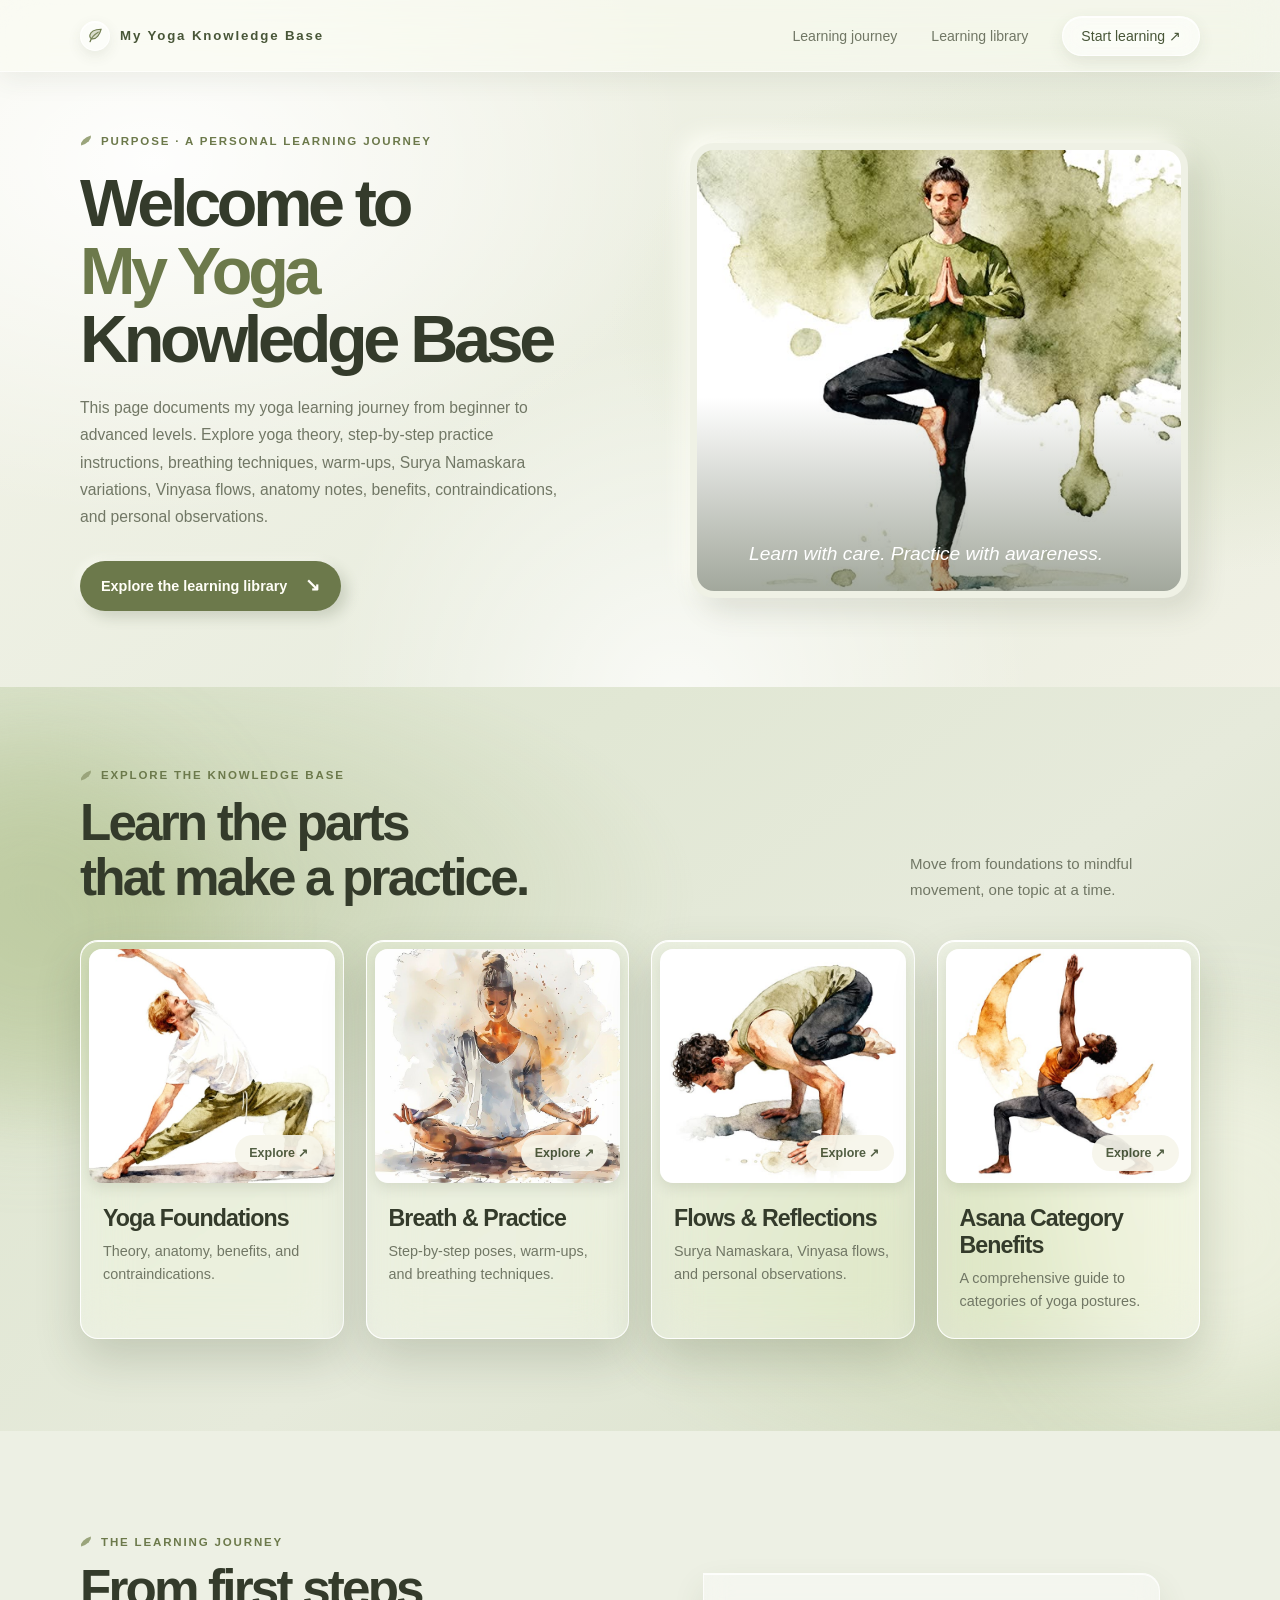
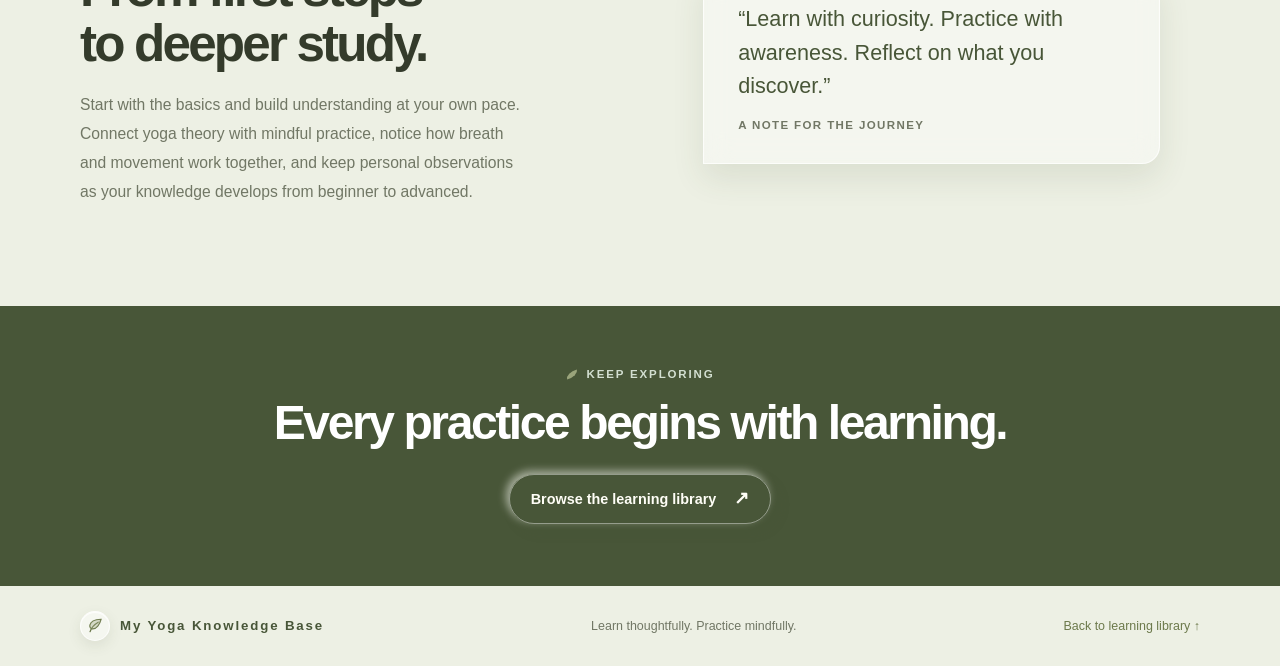
<file: index.html>
<!DOCTYPE html>
<html lang="en">
<head>
  <meta charset="UTF-8">
  <meta name="viewport" content="width=device-width, initial-scale=1">
  <meta name="theme-color" content="#f6f5eb">
  <meta name="description" content="Explore My Yoga Knowledge Base: a personal yoga learning journey from beginner to advanced, with theory, practice, breathwork, flows, anatomy, and reflections.">
  <title>Welcome to My Yoga Knowledge Base</title>
  <link rel="stylesheet" href="styles.css">
  <script>
    document.documentElement.classList.add("js");
  </script>
</head>
<body>
  <header class="site-header wrap">
    <a class="brand" href="#" aria-label="My Yoga Knowledge Base home">
      <span class="brand-mark" aria-hidden="true">
        <svg viewBox="0 0 24 24"><path d="M19.8 3.2C11.3 3.5 5.2 6.2 4.1 11.6c-.6 2.8 1.3 5.1 4 5.1 5.2 0 9.9-6.1 11.7-13.5ZM4.3 20.8c1.9-6.2 5.6-10.1 11.5-13.5" fill="none" stroke="currentColor" stroke-linecap="round" stroke-width="1.7"/><path d="M19.8 3.2C11.3 3.5 5.2 6.2 4.1 11.6c-.6 2.8 1.3 5.1 4 5.1 5.2 0 9.9-6.1 11.7-13.5Z" fill="#9aa47b" fill-opacity=".35" stroke="none"/></svg>
      </span>
      <span>My Yoga Knowledge Base</span>
    </a>
    <nav class="site-nav" aria-label="Main navigation">
      <a href="#about">Learning journey</a>
      <a href="#practice">Learning library</a>
      <a class="nav-cta" href="#begin">Start learning <span aria-hidden="true">↗</span></a>
    </nav>
  </header>

  <main>
    <section class="hero wrap" aria-labelledby="hero-title">
      <div>
        <span class="eyebrow">Purpose · A personal learning journey</span>
        <h1 id="hero-title">Welcome to<br><em>My Yoga</em><br>Knowledge Base</h1>
        <p class="hero-copy">This page documents my yoga learning journey from beginner to advanced levels. Explore yoga theory, step-by-step practice instructions, breathing techniques, warm-ups, Surya Namaskara variations, Vinyasa flows, anatomy notes, benefits, contraindications, and personal observations.</p>
        <a class="button" href="#practice">Explore the learning library <span aria-hidden="true">↘</span></a>
      </div>
      <div class="hero-visual" aria-label="A quiet moment for mindful movement">
        <div class="hero-photo">
          <img src="images/hero-yoga-illustration.jpg" alt="Illustration of a seated yoga pose surrounded by olive leaves">
          <span class="photo-wash" aria-hidden="true"></span>
          <span class="photo-note">Learn with care. Practice with awareness.</span>
        </div>
      </div>
    </section>

    <section class="practices" id="practice" aria-labelledby="practice-title">
      <div class="wrap">
        <div class="section-heading">
          <div>
            <span class="eyebrow">Explore the knowledge base</span>
            <h2 id="practice-title">Learn the parts<br>that make a practice.</h2>
          </div>
          <p>Move from foundations to mindful movement, one topic at a time.</p>
        </div>
        <div class="practice-grid">
          <article class="practice-card" data-detail="Begin with yoga's guiding ideas and the body's foundations. Explore key concepts, basic anatomy, potential benefits, and contraindications. Use these notes as learning prompts, not as a substitute for personalized medical advice.">
            <div class="practice-image">
              <a class="practice-select" href="foundations.html" aria-label="Explore Yoga Foundations">
                <img src="images/vinyasa-flow.jpg" alt="" loading="lazy">
              </a>
            </div>
            <div class="practice-text">
              <h3>Yoga Foundations</h3>
              <p>Theory, anatomy, benefits, and contraindications.</p>
            </div>
          </article>
          <article class="practice-card" data-detail="Build a thoughtful personal practice with clear, step-by-step pose instructions. Learn warm-ups, breathing techniques, alignment cues, and ways to adapt or pause when something does not feel right.">
            <div class="practice-image">
              <a class="practice-select" href="breath-practice.html" aria-label="Explore Breath and Practice">
                <img src="images/hatha-yoga.jpg" alt="" loading="lazy">
              </a>
            </div>
            <div class="practice-text">
              <h3>Breath &amp; Practice</h3>
              <p>Step-by-step poses, warm-ups, and breathing techniques.</p>
            </div>
          </article>
          <article class="practice-card" data-detail="Explore Surya Namaskara variations and Vinyasa flows as linked sequences of movement and breath. Record what you notice in your practice, questions to revisit, and personal observations as your understanding grows.">
            <div class="practice-image">
              <a class="practice-select" href="flows-reflections.html" aria-label="Explore Flows and Reflections">
                <img src="images/yin-stillness.jpg" alt="" loading="lazy">
              </a>
            </div>
            <div class="practice-text">
              <h3>Flows &amp; Reflections</h3>
              <p>Surya Namaskara, Vinyasa flows, and personal observations.</p>
            </div>
          </article>
          <article class="practice-card" data-detail="Browse potential benefits of 11 common asana categories, from standing poses and balances to twists and seated postures.">
            <div class="practice-image">
              <a class="practice-select" href="asana-benefits.html" aria-label="Explore Asana Category Benefits">
                <img src="images/asana-categories.jpg" alt="" loading="lazy">
              </a>
            </div>
            <div class="practice-text">
              <h3>Asana Category Benefits</h3>
              <p>A comprehensive guide to categories of yoga postures.</p>
            </div>
          </article>
        </div>

      </div>
    </section>

    <section class="about wrap" id="about" aria-labelledby="about-title">
      <div>
        <span class="eyebrow">The learning journey</span>
        <h2 id="about-title">From first steps<br>to deeper study.</h2>
        <p class="about-copy">Start with the basics and build understanding at your own pace. Connect yoga theory with mindful practice, notice how breath and movement work together, and keep personal observations as your knowledge develops from beginner to advanced.</p>
      </div>
      <blockquote class="about-note">
        “Learn with curiosity. Practice with awareness. Reflect on what you discover.”
        <span>A note for the journey</span>
      </blockquote>
    </section>

    <section class="closing" id="begin" aria-labelledby="closing-title">
      <span class="eyebrow">Keep exploring</span>
      <h2 id="closing-title">Every practice begins with learning.</h2>
      <a class="button" href="#practice">Browse the learning library <span aria-hidden="true">↗</span></a>
    </section>
  </main>

  <footer class="site-footer wrap">
    <a class="brand" href="#" aria-label="My Yoga Knowledge Base home">
      <span class="brand-mark" aria-hidden="true">
        <svg viewBox="0 0 24 24"><path d="M19.8 3.2C11.3 3.5 5.2 6.2 4.1 11.6c-.6 2.8 1.3 5.1 4 5.1 5.2 0 9.9-6.1 11.7-13.5ZM4.3 20.8c1.9-6.2 5.6-10.1 11.5-13.5" fill="none" stroke="currentColor" stroke-linecap="round" stroke-width="1.7"/><path d="M19.8 3.2C11.3 3.5 5.2 6.2 4.1 11.6c-.6 2.8 1.3 5.1 4 5.1 5.2 0 9.9-6.1 11.7-13.5Z" fill="#9aa47b" fill-opacity=".35" stroke="none"/></svg>
      </span>
      <span>My Yoga Knowledge Base</span>
    </a>
    <p>Learn thoughtfully. Practice mindfully.</p>
    <a class="footer-link" href="#practice">Back to learning library ↑</a>
  </footer>
  <script>
    const practicesSection = document.querySelector(".practices");
    if ("IntersectionObserver" in window) {
      const practicesObserver = new IntersectionObserver(([entry]) => {
        if (entry.isIntersecting) {
          practicesSection.classList.add("is-visible");
          practicesObserver.disconnect();
        }
      }, { threshold: 0.12 });
      practicesObserver.observe(practicesSection);
    } else {
      practicesSection.classList.add("is-visible");
    }
  </script>
</body>
</html>
</file>
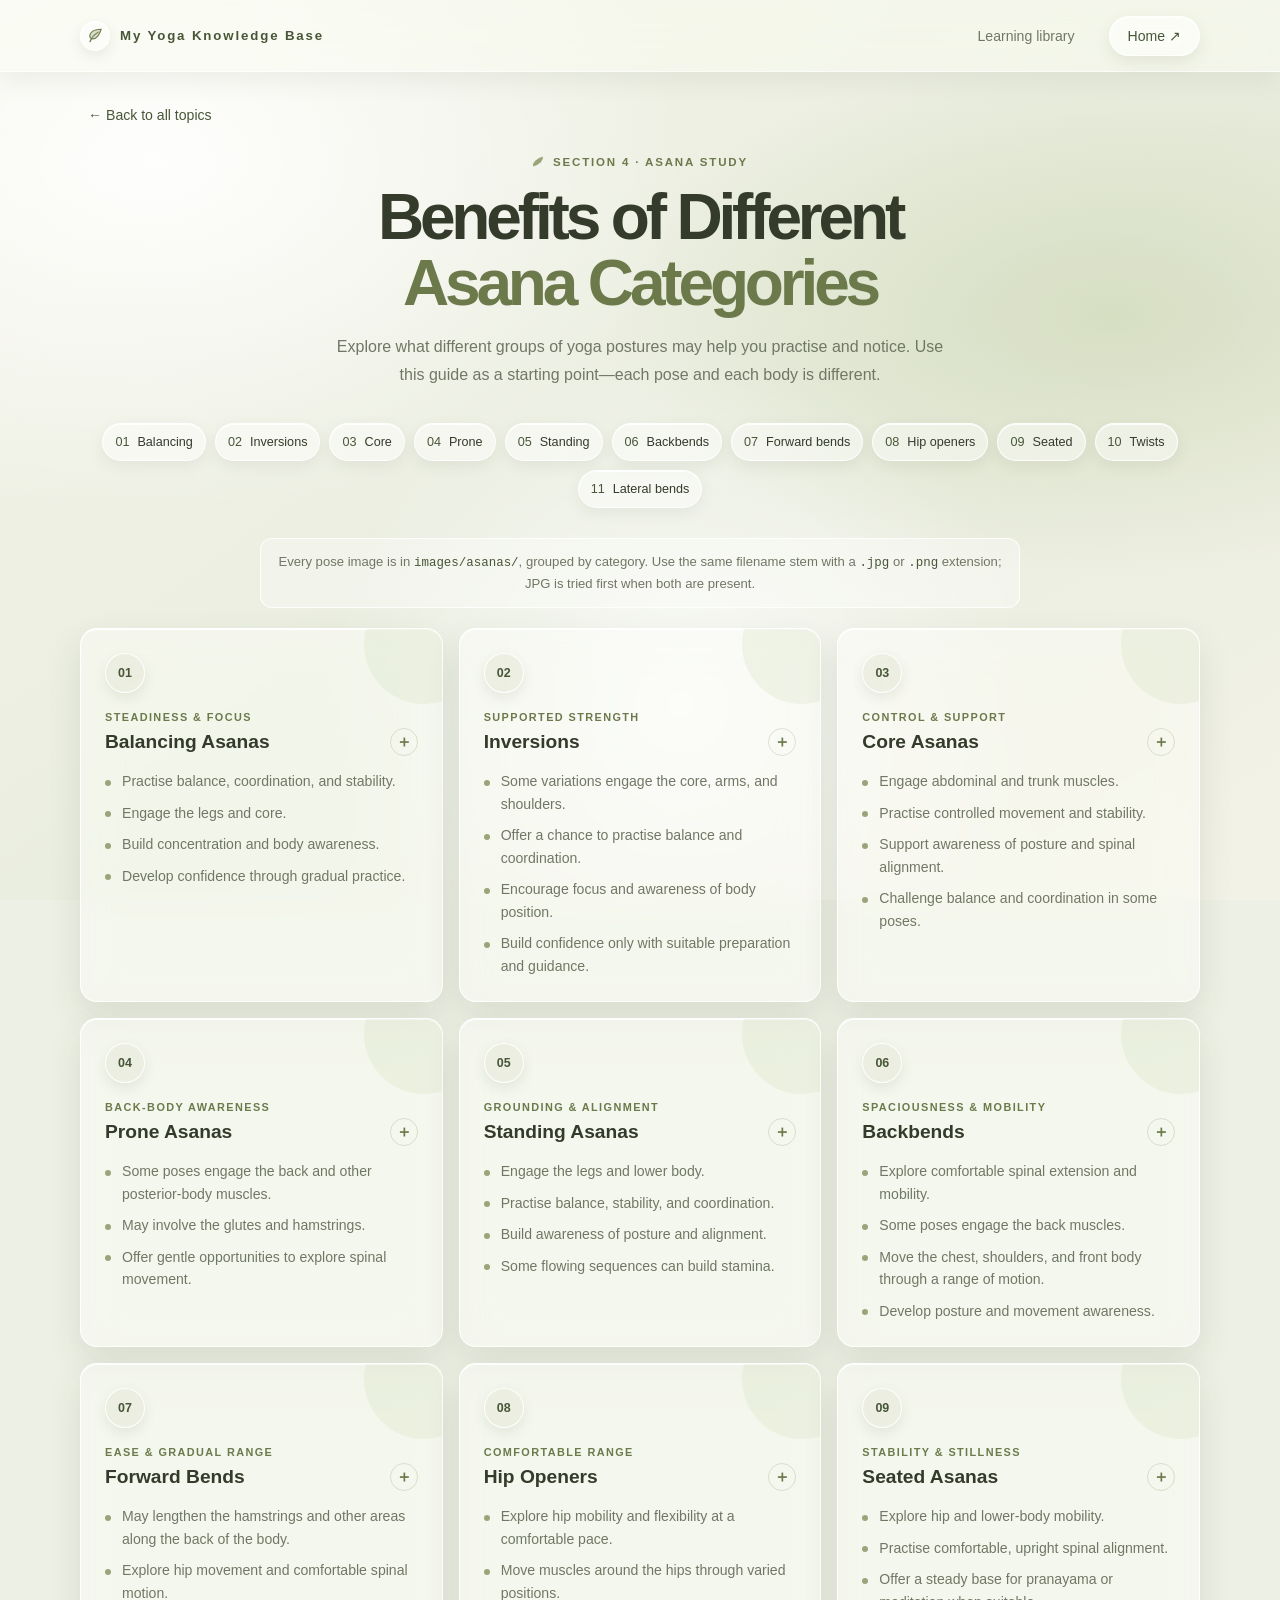
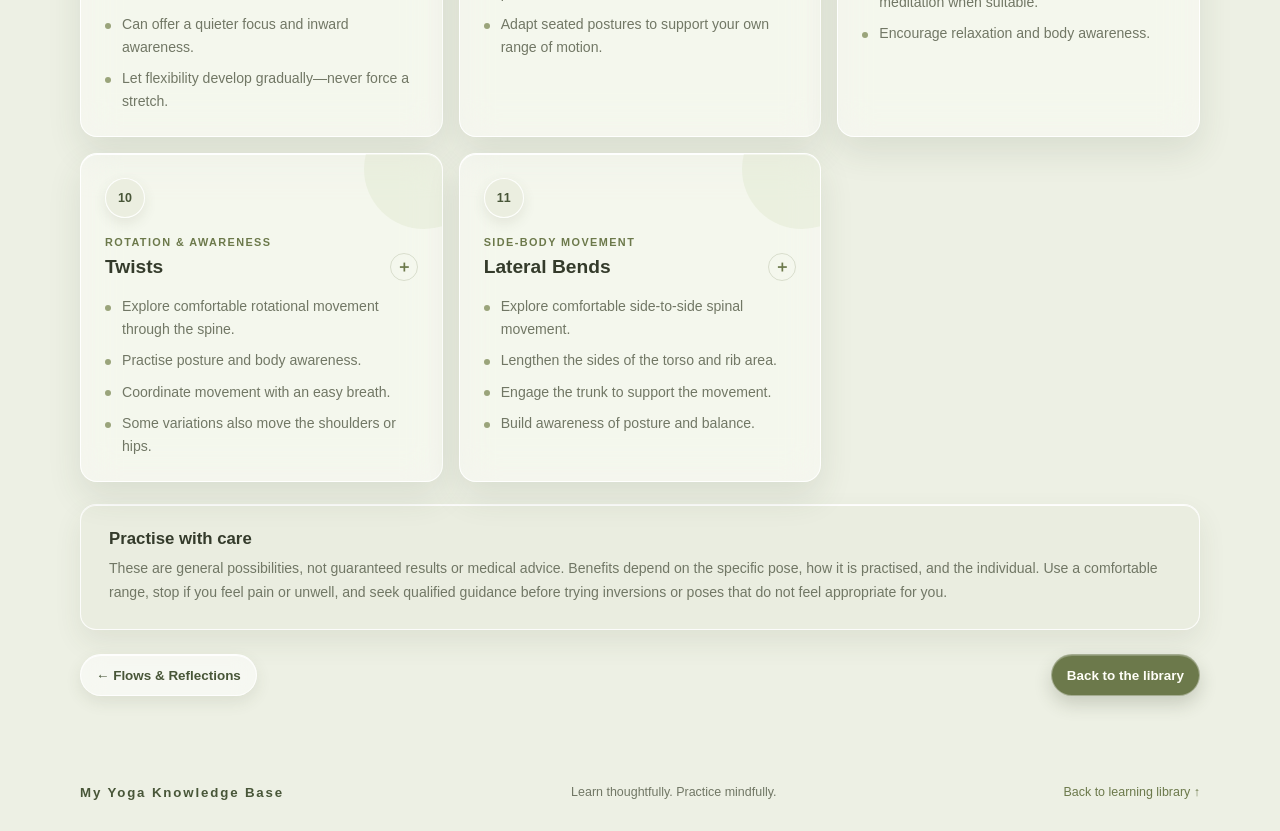
<file: asana-benefits.html>
<!DOCTYPE html>
<html lang="en">
<head>
  <meta charset="UTF-8">
  <meta name="viewport" content="width=device-width, initial-scale=1">
  <meta name="theme-color" content="#f6f5eb">
  <meta name="description" content="Explore potential benefits of 11 yoga asana categories, from balancing and standing poses to twists and seated postures.">
  <title>Asana Category Benefits · My Yoga Knowledge Base</title>
  <link rel="stylesheet" href="styles.css">
</head>
<body>
  <header class="site-header wrap">
    <a class="brand" href="index.html" aria-label="My Yoga Knowledge Base home">
      <span class="brand-mark" aria-hidden="true">
        <svg viewBox="0 0 24 24"><path d="M19.8 3.2C11.3 3.5 5.2 6.2 4.1 11.6c-.6 2.8 1.3 5.1 4 5.1 5.2 0 9.9-6.1 11.7-13.5ZM4.3 20.8c1.9-6.2 5.6-10.1 11.5-13.5" fill="none" stroke="currentColor" stroke-linecap="round" stroke-width="1.7"/><path d="M19.8 3.2C11.3 3.5 5.2 6.2 4.1 11.6c-.6 2.8 1.3 5.1 4 5.1 5.2 0 9.9-6.1 11.7-13.5Z" fill="#9aa47b" fill-opacity=".35" stroke="none"/></svg>
      </span>
      <span>My Yoga Knowledge Base</span>
    </a>
    <nav class="site-nav" aria-label="Main navigation">
      <a href="index.html#practice">Learning library</a>
      <a class="nav-cta" href="index.html">Home <span aria-hidden="true">↗</span></a>
    </nav>
  </header>

  <main class="topic-page asana-page wrap">
    <a class="topic-back-link" href="index.html#practice">← Back to all topics</a>

    <header class="asana-intro">
      <span class="eyebrow">Section 4 · Asana study</span>
      <h1>Benefits of Different<br><em>Asana Categories</em></h1>
      <p>Explore what different groups of yoga postures may help you practise and notice. Use this guide as a starting point—each pose and each body is different.</p>
    </header>

    <nav class="asana-index" aria-label="Jump to an asana category">
    </nav>

    <p class="asana-photo-help">Every pose image is in <code>images/asanas/</code>, grouped by category. Use the same filename stem with a <code>.jpg</code> or <code>.png</code> extension; JPG is tried first when both are present.</p>
    <p class="asana-data-status" id="asana-data-status" role="alert" hidden></p>

    <section class="asana-grid" id="asana-grid" aria-label="Potential benefits by asana category"></section>
    <noscript><p class="asana-data-status">Enable JavaScript to load the Asana guide from its JSON data file.</p></noscript>

    <aside class="asana-care" aria-labelledby="asana-care-heading">
      <h2 id="asana-care-heading">Practise with care</h2>
      <p>These are general possibilities, not guaranteed results or medical advice. Benefits depend on the specific pose, how it is practised, and the individual. Use a comfortable range, stop if you feel pain or unwell, and seek qualified guidance before trying inversions or poses that do not feel appropriate for you.</p>
    </aside>

    <nav class="topic-navigation" aria-label="Page navigation">
      <a class="reader-nav-button" href="flows-reflections.html">← Flows &amp; Reflections</a>
      <a class="reader-nav-button next" href="index.html#practice">Back to the library</a>
    </nav>
  </main>

  <footer class="site-footer wrap">
    <a class="brand" href="index.html" aria-label="My Yoga Knowledge Base home"><span>My Yoga Knowledge Base</span></a>
    <p>Learn thoughtfully. Practice mindfully.</p>
    <a class="footer-link" href="index.html#practice">Back to learning library ↑</a>
  </footer>
  <script>
    function createPoseCard(pose, categoryId) {
      const figure = document.createElement("figure");
      figure.className = "pose-card";
      const photo = document.createElement("img");
      photo.className = "pose-photo";
      photo.alt = `Yoga pose: ${pose.name}`;
      photo.hidden = true;
      const status = document.createElement("p");
      status.className = "pose-image-status";
      status.setAttribute("role", "status");
      status.hidden = true;

      const illustration = document.createElementNS("http://www.w3.org/2000/svg", "svg");
      illustration.classList.add("pose-art");
      illustration.setAttribute("viewBox", "0 0 160 126");
      illustration.setAttribute("role", "img");
      illustration.setAttribute("aria-label", `Illustration of ${pose.name}`);
      const background = document.createElementNS(illustration.namespaceURI, "rect");
      background.setAttribute("width", "160");
      background.setAttribute("height", "126");
      background.setAttribute("rx", "14");
      background.setAttribute("fill", "#edf0e4");
      const sun = document.createElementNS(illustration.namespaceURI, "circle");
      sun.setAttribute("cx", "130");
      sun.setAttribute("cy", "27");
      sun.setAttribute("r", "20");
      sun.setAttribute("fill", "#dfe5d1");
      const ground = document.createElementNS(illustration.namespaceURI, "path");
      ground.setAttribute("d", "M15 108H145");
      ground.setAttribute("stroke", "#b6c09f");
      ground.setAttribute("stroke-width", "2");
      ground.setAttribute("stroke-linecap", "round");
      const poseFigure = document.createElementNS(illustration.namespaceURI, "path");
      poseFigure.setAttribute("d", pose.figure);
      poseFigure.setAttribute("fill", "none");
      poseFigure.setAttribute("stroke", "#596947");
      poseFigure.setAttribute("stroke-width", "7");
      poseFigure.setAttribute("stroke-linecap", "round");
      poseFigure.setAttribute("stroke-linejoin", "round");
      const head = document.createElementNS(illustration.namespaceURI, "circle");
      head.setAttribute("cx", String(pose.head[0]));
      head.setAttribute("cy", String(pose.head[1]));
      head.setAttribute("r", "8");
      head.setAttribute("fill", "#c99675");
      head.setAttribute("stroke", "#596947");
      head.setAttribute("stroke-width", "2");
      illustration.append(background, sun, ground, poseFigure, head);

      const caption = document.createElement("figcaption");
      const poseName = document.createElement("strong");
      poseName.textContent = pose.name;
      const sanskritName = document.createElement("span");
      sanskritName.textContent = pose.sanskrit;
      caption.append(poseName, sanskritName);
      figure.append(photo, status, illustration, caption);

      const filename = pose.name.toLowerCase().replace(/[^a-z0-9]+/g, "-").replace(/^-|-$/g, "");
      const photoBase = `images/asanas/${categoryId}/${filename}`;
      let format = "jpg";

      photo.addEventListener("load", () => {
        photo.hidden = false;
        illustration.hidden = true;
        figure.classList.add("has-photo");
      }, { once: true });
      photo.addEventListener("error", () => {
        if (format === "jpg") {
          format = "png";
          photo.src = `${photoBase}.png`;
          return;
        }

        status.textContent = `Could not load ${photoBase}.jpg or ${photoBase}.png; showing the illustration instead.`;
        status.hidden = false;
      });
      photo.src = `${photoBase}.${format}`;

      return figure;
    }

    function createCategoryCard(category) {
      const card = document.createElement("article");
      card.className = "asana-card";
      card.id = category.id;

      const number = document.createElement("span");
      number.className = "asana-number";
      number.textContent = String(category.number).padStart(2, "0");
      const kicker = document.createElement("p");
      kicker.className = "asana-kicker";
      kicker.textContent = category.kicker;
      const heading = document.createElement("h2");
      const button = document.createElement("button");
      button.className = "asana-title";
      button.type = "button";
      button.setAttribute("aria-expanded", "false");
      button.setAttribute("aria-controls", `poses-${category.id}`);
      button.append(document.createTextNode(category.title));
      const icon = document.createElement("span");
      icon.setAttribute("aria-hidden", "true");
      icon.textContent = "＋";
      button.append(icon);
      heading.append(button);

      const benefits = document.createElement("ul");
      category.benefits.forEach((benefit) => {
        const item = document.createElement("li");
        item.textContent = benefit;
        benefits.append(item);
      });

      const gallery = document.createElement("div");
      gallery.className = "asana-gallery";
      gallery.id = `poses-${category.id}`;
      gallery.hidden = true;
      gallery.setAttribute("aria-label", `${category.title} pose examples`);
      category.poses.forEach((pose) => gallery.append(createPoseCard(pose, category.id)));
      card.append(number, kicker, heading, benefits, gallery);

      button.addEventListener("click", () => {
        const willOpen = button.getAttribute("aria-expanded") !== "true";
        button.setAttribute("aria-expanded", String(willOpen));
        gallery.hidden = !willOpen;
        card.classList.toggle("is-expanded", willOpen);
      });

      return card;
    }

    function renderAsanaData(data) {
      const isValidCategory = (category) =>
        category &&
        typeof category.id === "string" &&
        /^[a-z0-9]+(?:-[a-z0-9]+)*$/.test(category.id) &&
        Number.isInteger(category.number) &&
        typeof category.navLabel === "string" &&
        typeof category.title === "string" &&
        typeof category.kicker === "string" &&
        Array.isArray(category.benefits) &&
        category.benefits.every((benefit) => typeof benefit === "string") &&
        Array.isArray(category.poses) &&
        category.poses.every((pose) =>
          pose &&
          typeof pose.name === "string" &&
          typeof pose.sanskrit === "string" &&
          Array.isArray(pose.head) &&
          pose.head.length === 2 &&
          pose.head.every(Number.isFinite) &&
          typeof pose.figure === "string"
        );

      if (
        !data ||
        data.schemaVersion !== 1 ||
        !Array.isArray(data.categories) ||
        data.categories.length === 0 ||
        !data.categories.every(isValidCategory) ||
        new Set(data.categories.map((category) => category.id)).size !== data.categories.length
      ) {
        throw new Error("The Asana data file has an invalid structure.");
      }

      const index = document.querySelector(".asana-index");
      const grid = document.getElementById("asana-grid");
      data.categories.forEach((category) => {
        const link = document.createElement("a");
        link.href = `#${category.id}`;
        link.append(document.createTextNode(`${String(category.number).padStart(2, "0")} `));
        const label = document.createElement("span");
        label.textContent = category.navLabel;
        link.append(label);
        index.append(link);
        grid.append(createCategoryCard(category));
      });
    }

    fetch("data/asana-benefits.json")
      .then((response) => {
        if (!response.ok) {
          throw new Error(`Request failed with status ${response.status}`);
        }
        return response.json();
      })
      .then(renderAsanaData)
      .catch((error) => {
        console.error("Unable to load Asana content from data/asana-benefits.json.", error);
        const status = document.getElementById("asana-data-status");
        status.textContent = "Asana content could not be loaded. Use a local web server to open this page, and check that data/asana-benefits.json is available.";
        status.hidden = false;
      });
  </script>
</body>
</html>
</file>
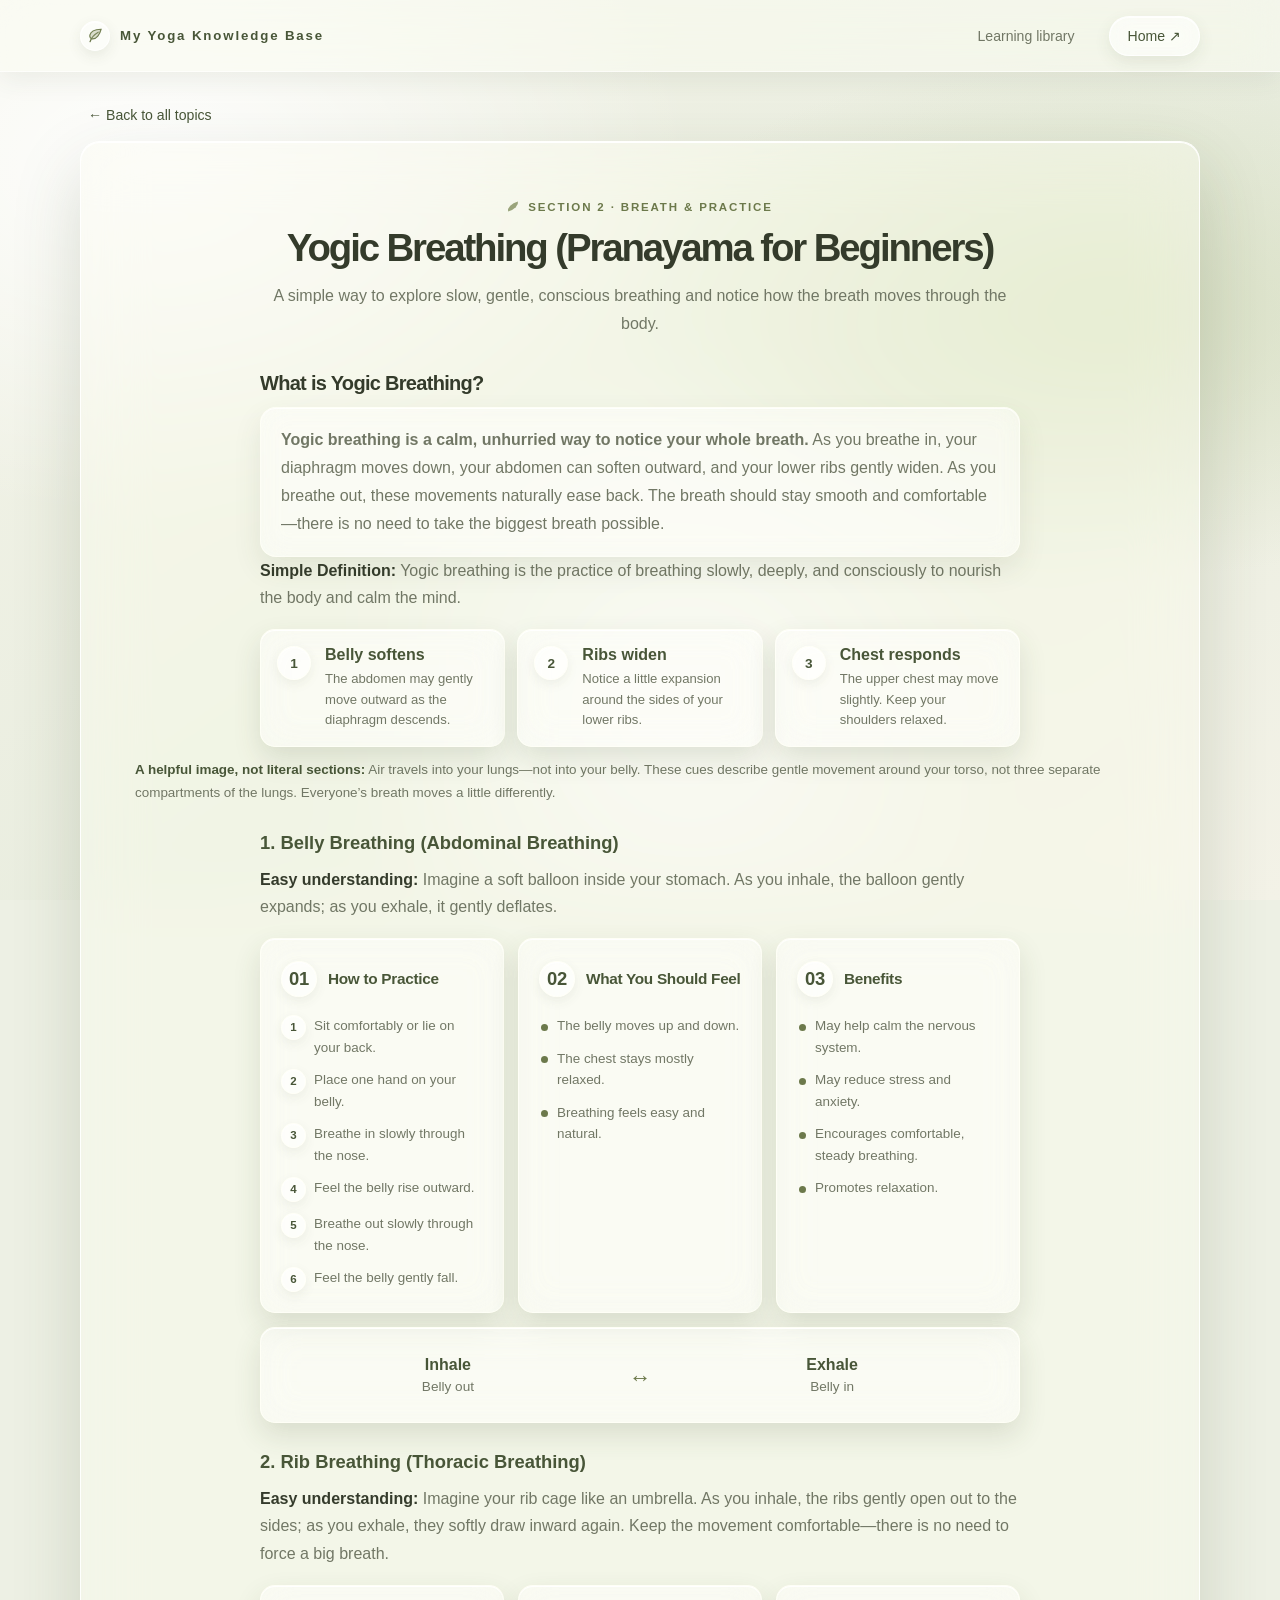
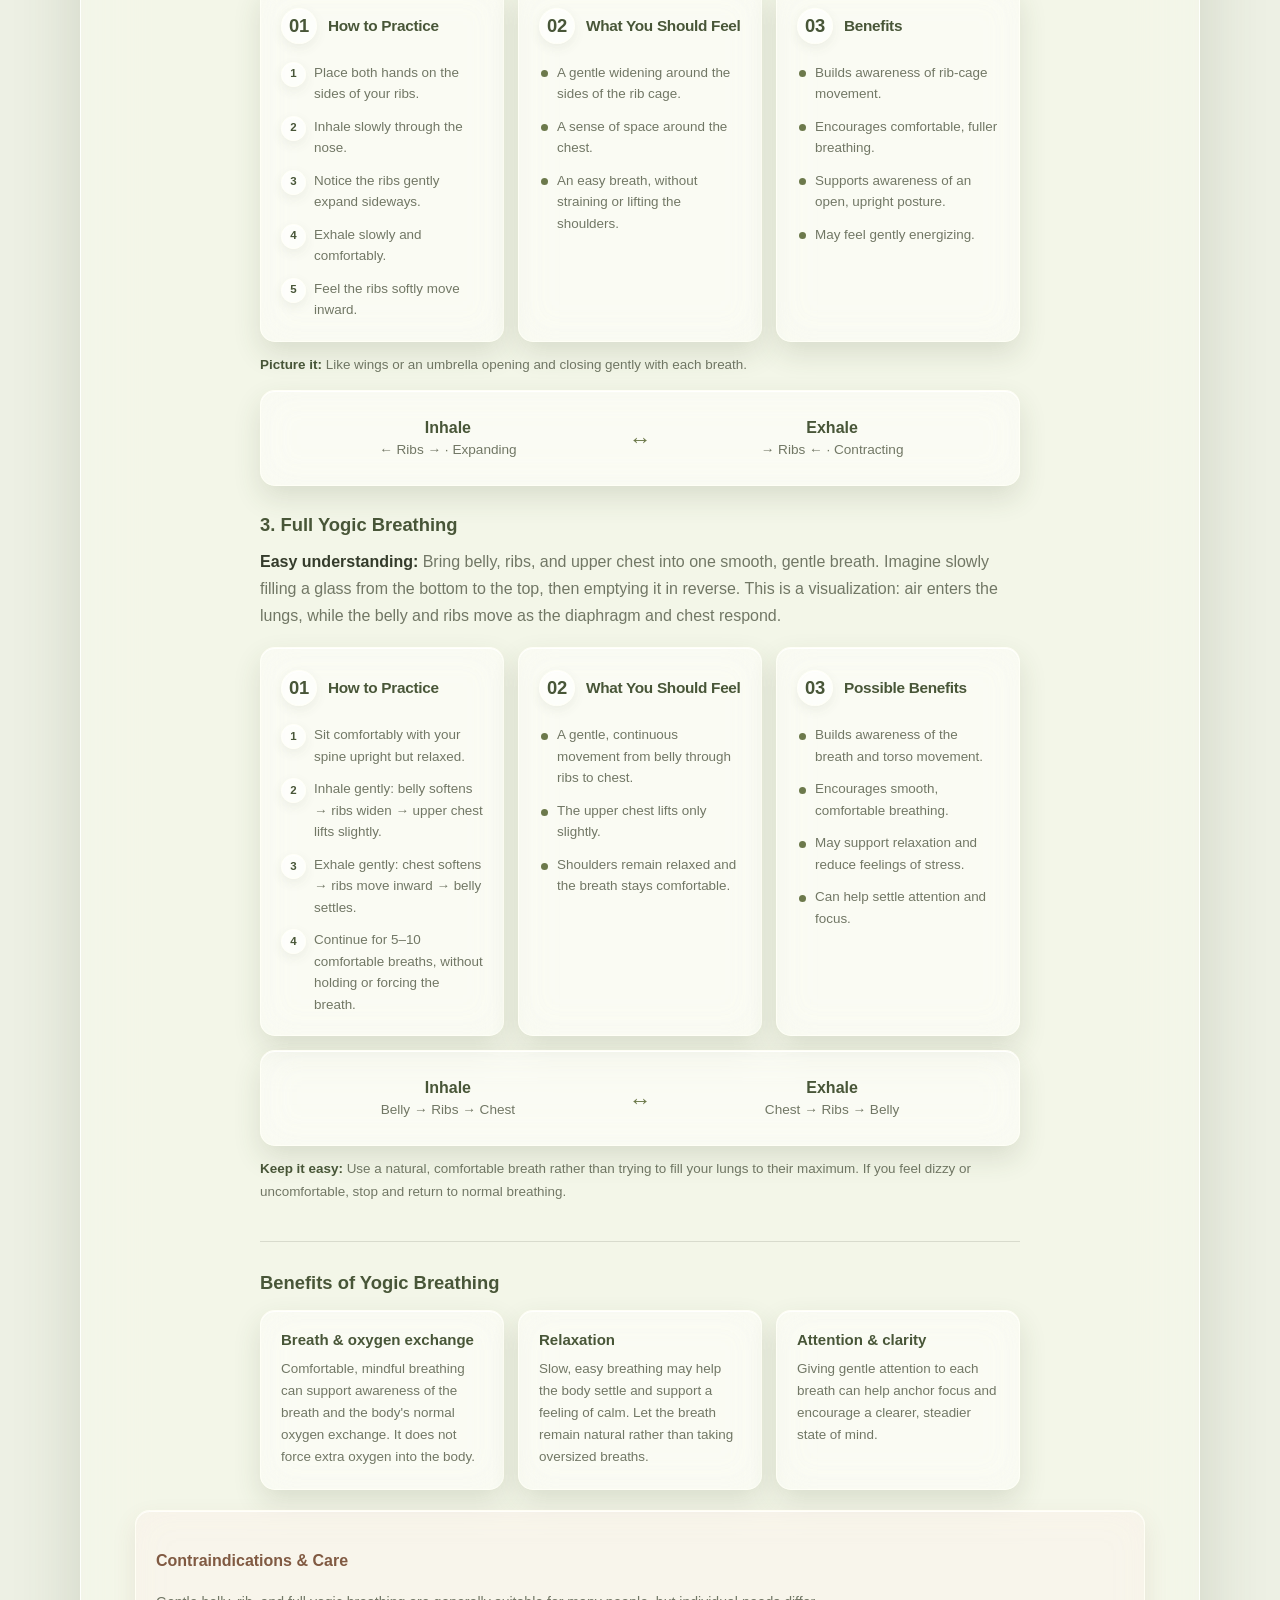
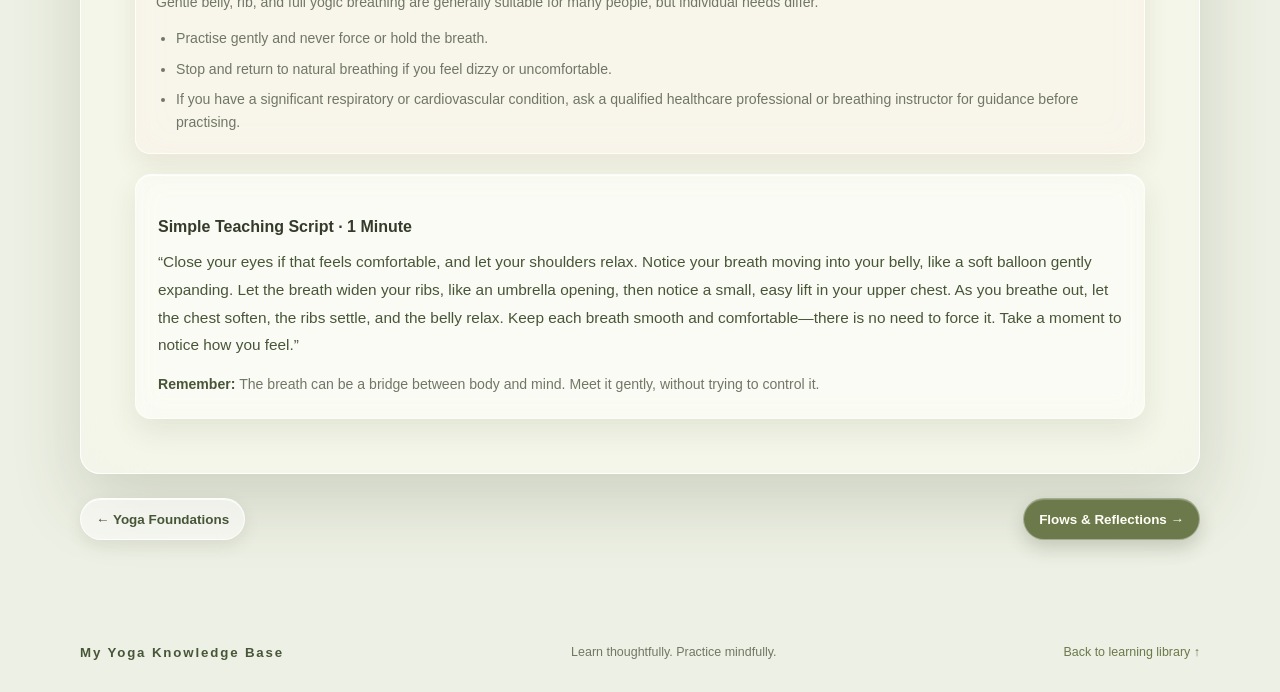
<file: breath-practice.html>
<!DOCTYPE html>
<html lang="en">
<head>
  <meta charset="UTF-8">
  <meta name="viewport" content="width=device-width, initial-scale=1">
  <meta name="theme-color" content="#f6f5eb">
  <meta name="description" content="Build a thoughtful personal practice with clear, step-by-step breathing instructions, alignment cues, and ways to adapt or pause when something does not feel right.">
  <title>Breath & Practice · My Yoga Knowledge Base</title>
  <link rel="stylesheet" href="styles.css">
  <script>document.documentElement.classList.add("js");</script>
</head>
<body>
  <header class="site-header wrap">
    <a class="brand" href="index.html" aria-label="My Yoga Knowledge Base home">
      <span class="brand-mark" aria-hidden="true">
        <svg viewBox="0 0 24 24"><path d="M19.8 3.2C11.3 3.5 5.2 6.2 4.1 11.6c-.6 2.8 1.3 5.1 4 5.1 5.2 0 9.9-6.1 11.7-13.5ZM4.3 20.8c1.9-6.2 5.6-10.1 11.5-13.5" fill="none" stroke="currentColor" stroke-linecap="round" stroke-width="1.7"/><path d="M19.8 3.2C11.3 3.5 5.2 6.2 4.1 11.6c-.6 2.8 1.3 5.1 4 5.1 5.2 0 9.9-6.1 11.7-13.5Z" fill="#9aa47b" fill-opacity=".35" stroke="none"/></svg>
      </span>
      <span>My Yoga Knowledge Base</span>
    </a>
    <nav class="site-nav" aria-label="Main navigation">
      <a href="index.html#practice">Learning library</a>
      <a class="nav-cta" href="index.html">Home <span aria-hidden="true">↗</span></a>
    </nav>
  </header>
  <main class="topic-page wrap">
    <a class="topic-back-link" href="index.html#practice">← Back to all topics</a>
    <section class="pranayama" aria-labelledby="pranayama-heading">
            <header class="foundation-intro">
              <span class="eyebrow">Section 2 · Breath &amp; Practice</span>
              <h2 id="pranayama-heading" tabindex="-1">Yogic Breathing (Pranayama for Beginners)</h2>
              <p>A simple way to explore slow, gentle, conscious breathing and notice how the breath moves through the body.</p>
            </header>

            <h4 class="union-heading">What is Yogic Breathing?</h4>
            <p class="breathing-explanation"><strong>Yogic breathing is a calm, unhurried way to notice your whole breath.</strong> As you breathe in, your diaphragm moves down, your abdomen can soften outward, and your lower ribs gently widen. As you breathe out, these movements naturally ease back. The breath should stay smooth and comfortable—there is no need to take the biggest breath possible.</p>
            <p class="breathing-understanding"><strong>Simple Definition:</strong> Yogic breathing is the practice of breathing slowly, deeply, and consciously to nourish the body and calm the mind.</p>

            <div class="breath-regions" aria-label="Three gentle movements to notice during an inhale">
              <div class="breath-region"><span aria-hidden="true">1</span><strong>Belly softens</strong><p>The abdomen may gently move outward as the diaphragm descends.</p></div>
              <div class="breath-region"><span aria-hidden="true">2</span><strong>Ribs widen</strong><p>Notice a little expansion around the sides of your lower ribs.</p></div>
              <div class="breath-region"><span aria-hidden="true">3</span><strong>Chest responds</strong><p>The upper chest may move slightly. Keep your shoulders relaxed.</p></div>
            </div>
            <p class="breath-map-note"><strong>A helpful image, not literal sections:</strong> Air travels into your lungs—not into your belly. These cues describe gentle movement around your torso, not three separate compartments of the lungs. Everyone’s breath moves a little differently.</p>

            <div class="breathing-practice">
              <h4>1. Belly Breathing (Abdominal Breathing)</h4>
              <p class="breathing-understanding"><strong>Easy understanding:</strong> Imagine a soft balloon inside your stomach. As you inhale, the balloon gently expands; as you exhale, it gently deflates.</p>
              <div class="breathing-grid">
                <article class="benefit-card breathing-card">
                  <h4><span class="benefit-icon" aria-hidden="true">01</span>How to Practice</h4>
                  <ol>
                    <li>Sit comfortably or lie on your back.</li>
                    <li>Place one hand on your belly.</li>
                    <li>Breathe in slowly through the nose.</li>
                    <li>Feel the belly rise outward.</li>
                    <li>Breathe out slowly through the nose.</li>
                    <li>Feel the belly gently fall.</li>
                  </ol>
                </article>
                <article class="benefit-card breathing-card">
                  <h4><span class="benefit-icon" aria-hidden="true">02</span>What You Should Feel</h4>
                  <ul>
                    <li>The belly moves up and down.</li>
                    <li>The chest stays mostly relaxed.</li>
                    <li>Breathing feels easy and natural.</li>
                  </ul>
                </article>
                <article class="benefit-card breathing-card">
                  <h4><span class="benefit-icon" aria-hidden="true">03</span>Benefits</h4>
                  <ul>
                    <li>May help calm the nervous system.</li>
                    <li>May reduce stress and anxiety.</li>
                    <li>Encourages comfortable, steady breathing.</li>
                    <li>Promotes relaxation.</li>
                  </ul>
                </article>
              </div>
              <div class="breathing-visual" aria-label="With inhalation the belly moves outward; with exhalation it moves inward">
                <div class="breath-phase inhale"><strong>Inhale</strong><span>Belly out</span></div>
                <span class="breath-arrow" aria-hidden="true">↔</span>
                <div class="breath-phase exhale"><strong>Exhale</strong><span>Belly in</span></div>
              </div>
            </div>

            <div class="breathing-practice">
              <h4>2. Rib Breathing (Thoracic Breathing)</h4>
              <p class="breathing-understanding"><strong>Easy understanding:</strong> Imagine your rib cage like an umbrella. As you inhale, the ribs gently open out to the sides; as you exhale, they softly draw inward again. Keep the movement comfortable—there is no need to force a big breath.</p>
              <div class="breathing-grid">
                <article class="benefit-card breathing-card">
                  <h4><span class="benefit-icon" aria-hidden="true">01</span>How to Practice</h4>
                  <ol>
                    <li>Place both hands on the sides of your ribs.</li>
                    <li>Inhale slowly through the nose.</li>
                    <li>Notice the ribs gently expand sideways.</li>
                    <li>Exhale slowly and comfortably.</li>
                    <li>Feel the ribs softly move inward.</li>
                  </ol>
                </article>
                <article class="benefit-card breathing-card">
                  <h4><span class="benefit-icon" aria-hidden="true">02</span>What You Should Feel</h4>
                  <ul>
                    <li>A gentle widening around the sides of the rib cage.</li>
                    <li>A sense of space around the chest.</li>
                    <li>An easy breath, without straining or lifting the shoulders.</li>
                  </ul>
                </article>
                <article class="benefit-card breathing-card">
                  <h4><span class="benefit-icon" aria-hidden="true">03</span>Benefits</h4>
                  <ul>
                    <li>Builds awareness of rib-cage movement.</li>
                    <li>Encourages comfortable, fuller breathing.</li>
                    <li>Supports awareness of an open, upright posture.</li>
                    <li>May feel gently energizing.</li>
                  </ul>
                </article>
              </div>
              <p class="breath-map-note"><strong>Picture it:</strong> Like wings or an umbrella opening and closing gently with each breath.</p>
              <div class="breathing-visual" aria-label="With inhalation, ribs expand outward; with exhalation, ribs move inward">
                <div class="breath-phase inhale"><strong>Inhale</strong><span>← Ribs → · Expanding</span></div>
                <span class="breath-arrow" aria-hidden="true">↔</span>
                <div class="breath-phase exhale"><strong>Exhale</strong><span>→ Ribs ← · Contracting</span></div>
              </div>
            </div>

            <div class="breathing-practice">
              <h4>3. Full Yogic Breathing</h4>
              <p class="breathing-understanding"><strong>Easy understanding:</strong> Bring belly, ribs, and upper chest into one smooth, gentle breath. Imagine slowly filling a glass from the bottom to the top, then emptying it in reverse. This is a visualization: air enters the lungs, while the belly and ribs move as the diaphragm and chest respond.</p>
              <div class="breathing-grid">
                <article class="benefit-card breathing-card">
                  <h4><span class="benefit-icon" aria-hidden="true">01</span>How to Practice</h4>
                  <ol>
                    <li>Sit comfortably with your spine upright but relaxed.</li>
                    <li>Inhale gently: belly softens → ribs widen → upper chest lifts slightly.</li>
                    <li>Exhale gently: chest softens → ribs move inward → belly settles.</li>
                    <li>Continue for 5–10 comfortable breaths, without holding or forcing the breath.</li>
                  </ol>
                </article>
                <article class="benefit-card breathing-card">
                  <h4><span class="benefit-icon" aria-hidden="true">02</span>What You Should Feel</h4>
                  <ul>
                    <li>A gentle, continuous movement from belly through ribs to chest.</li>
                    <li>The upper chest lifts only slightly.</li>
                    <li>Shoulders remain relaxed and the breath stays comfortable.</li>
                  </ul>
                </article>
                <article class="benefit-card breathing-card">
                  <h4><span class="benefit-icon" aria-hidden="true">03</span>Possible Benefits</h4>
                  <ul>
                    <li>Builds awareness of the breath and torso movement.</li>
                    <li>Encourages smooth, comfortable breathing.</li>
                    <li>May support relaxation and reduce feelings of stress.</li>
                    <li>Can help settle attention and focus.</li>
                  </ul>
                </article>
              </div>
              <div class="breathing-visual" aria-label="Inhale from belly to ribs to chest; exhale from chest to ribs to belly">
                <div class="breath-phase inhale"><strong>Inhale</strong><span>Belly → Ribs → Chest</span></div>
                <span class="breath-arrow" aria-hidden="true">↔</span>
                <div class="breath-phase exhale"><strong>Exhale</strong><span>Chest → Ribs → Belly</span></div>
              </div>
              <p class="breath-map-note"><strong>Keep it easy:</strong> Use a natural, comfortable breath rather than trying to fill your lungs to their maximum. If you feel dizzy or uncomfortable, stop and return to normal breathing.</p>
            </div>

            <section class="breathing-followup" aria-labelledby="breathing-benefits-heading">
              <h4 id="breathing-benefits-heading">Benefits of Yogic Breathing</h4>
              <div class="breathing-grid breathing-benefit-grid">
                <article class="benefit-card breathing-card breathing-benefit-card">
                  <h5>Breath &amp; oxygen exchange</h5>
                  <p>Comfortable, mindful breathing can support awareness of the breath and the body's normal oxygen exchange. It does not force extra oxygen into the body.</p>
                </article>
                <article class="benefit-card breathing-card breathing-benefit-card">
                  <h5>Relaxation</h5>
                  <p>Slow, easy breathing may help the body settle and support a feeling of calm. Let the breath remain natural rather than taking oversized breaths.</p>
                </article>
                <article class="benefit-card breathing-card breathing-benefit-card">
                  <h5>Attention &amp; clarity</h5>
                  <p>Giving gentle attention to each breath can help anchor focus and encourage a clearer, steadier state of mind.</p>
                </article>
              </div>
            </section>

            <aside class="breathing-precaution" aria-labelledby="breathing-precaution-heading">
              <h4 id="breathing-precaution-heading">Contraindications &amp; Care</h4>
              <p>Gentle belly, rib, and full yogic breathing are generally suitable for many people, but individual needs differ.</p>
              <ul>
                <li>Practise gently and never force or hold the breath.</li>
                <li>Stop and return to natural breathing if you feel dizzy or uncomfortable.</li>
                <li>If you have a significant respiratory or cardiovascular condition, ask a qualified healthcare professional or breathing instructor for guidance before practising.</li>
              </ul>
            </aside>

            <aside class="breathing-script" aria-labelledby="breathing-script-heading">
              <h4 id="breathing-script-heading">Simple Teaching Script · 1 Minute</h4>
              <blockquote>“Close your eyes if that feels comfortable, and let your shoulders relax. Notice your breath moving into your belly, like a soft balloon gently expanding. Let the breath widen your ribs, like an umbrella opening, then notice a small, easy lift in your upper chest. As you breathe out, let the chest soften, the ribs settle, and the belly relax. Keep each breath smooth and comfortable—there is no need to force it. Take a moment to notice how you feel.”</blockquote>
              <p class="breathing-reminder"><strong>Remember:</strong> The breath can be a bridge between body and mind. Meet it gently, without trying to control it.</p>
            </aside>
          </section>
    <nav class="topic-navigation" aria-label="Topic navigation">
      <a class="reader-nav-button" href="foundations.html">← Yoga Foundations</a>
      <a class="reader-nav-button next" href="flows-reflections.html">Flows &amp; Reflections →</a>
    </nav>
  </main>
  <footer class="site-footer wrap">
    <a class="brand" href="index.html" aria-label="My Yoga Knowledge Base home"><span>My Yoga Knowledge Base</span></a>
    <p>Learn thoughtfully. Practice mindfully.</p>
    <a class="footer-link" href="index.html#practice">Back to learning library ↑</a>
  </footer>
  <script>
    const definitionTabs = [...document.querySelectorAll(".definition-tab")];
    const definitionPanel = document.querySelector(".definition-panel");
    const definitionLevel = document.querySelector(".definition-level");
    const definitionQuote = document.querySelector(".definition-quote");
    const definitions = {
      beginner: { label: "For Beginners", quote: "Yoga is learning to move, breathe, and relax better." },
      intermediate: { label: "For Intermediate Practitioners", quote: "Yoga is developing strength, flexibility, focus, and emotional balance." },
      advanced: { label: "For Advanced Practitioners", quote: "Yoga is a journey of self-discovery, inner peace, and union with one's true nature." }
    };
    function selectDefinition(tab, moveFocus = false) {
      const definition = definitions[tab.dataset.level];
      definitionTabs.forEach((item) => {
        const selected = item === tab;
        item.setAttribute("aria-selected", String(selected));
        item.tabIndex = selected ? 0 : -1;
      });
      definitionPanel.setAttribute("aria-labelledby", tab.id);
      definitionLevel.textContent = definition.label;
      definitionQuote.textContent = definition.quote;
      definitionPanel.classList.remove("is-changing");
      void definitionPanel.offsetWidth;
      definitionPanel.classList.add("is-changing");
      if (moveFocus) tab.focus();
    }
    definitionTabs.forEach((tab, index) => {
      tab.addEventListener("click", () => selectDefinition(tab));
      tab.addEventListener("keydown", (event) => {
        let nextIndex;
        if (event.key === "ArrowRight") nextIndex = (index + 1) % definitionTabs.length;
        else if (event.key === "ArrowLeft") nextIndex = (index - 1 + definitionTabs.length) % definitionTabs.length;
        else if (event.key === "Home") nextIndex = 0;
        else if (event.key === "End") nextIndex = definitionTabs.length - 1;
        else return;
        event.preventDefault();
        selectDefinition(definitionTabs[nextIndex], true);
      });
    });
  </script>
</body>
</html>
</file>
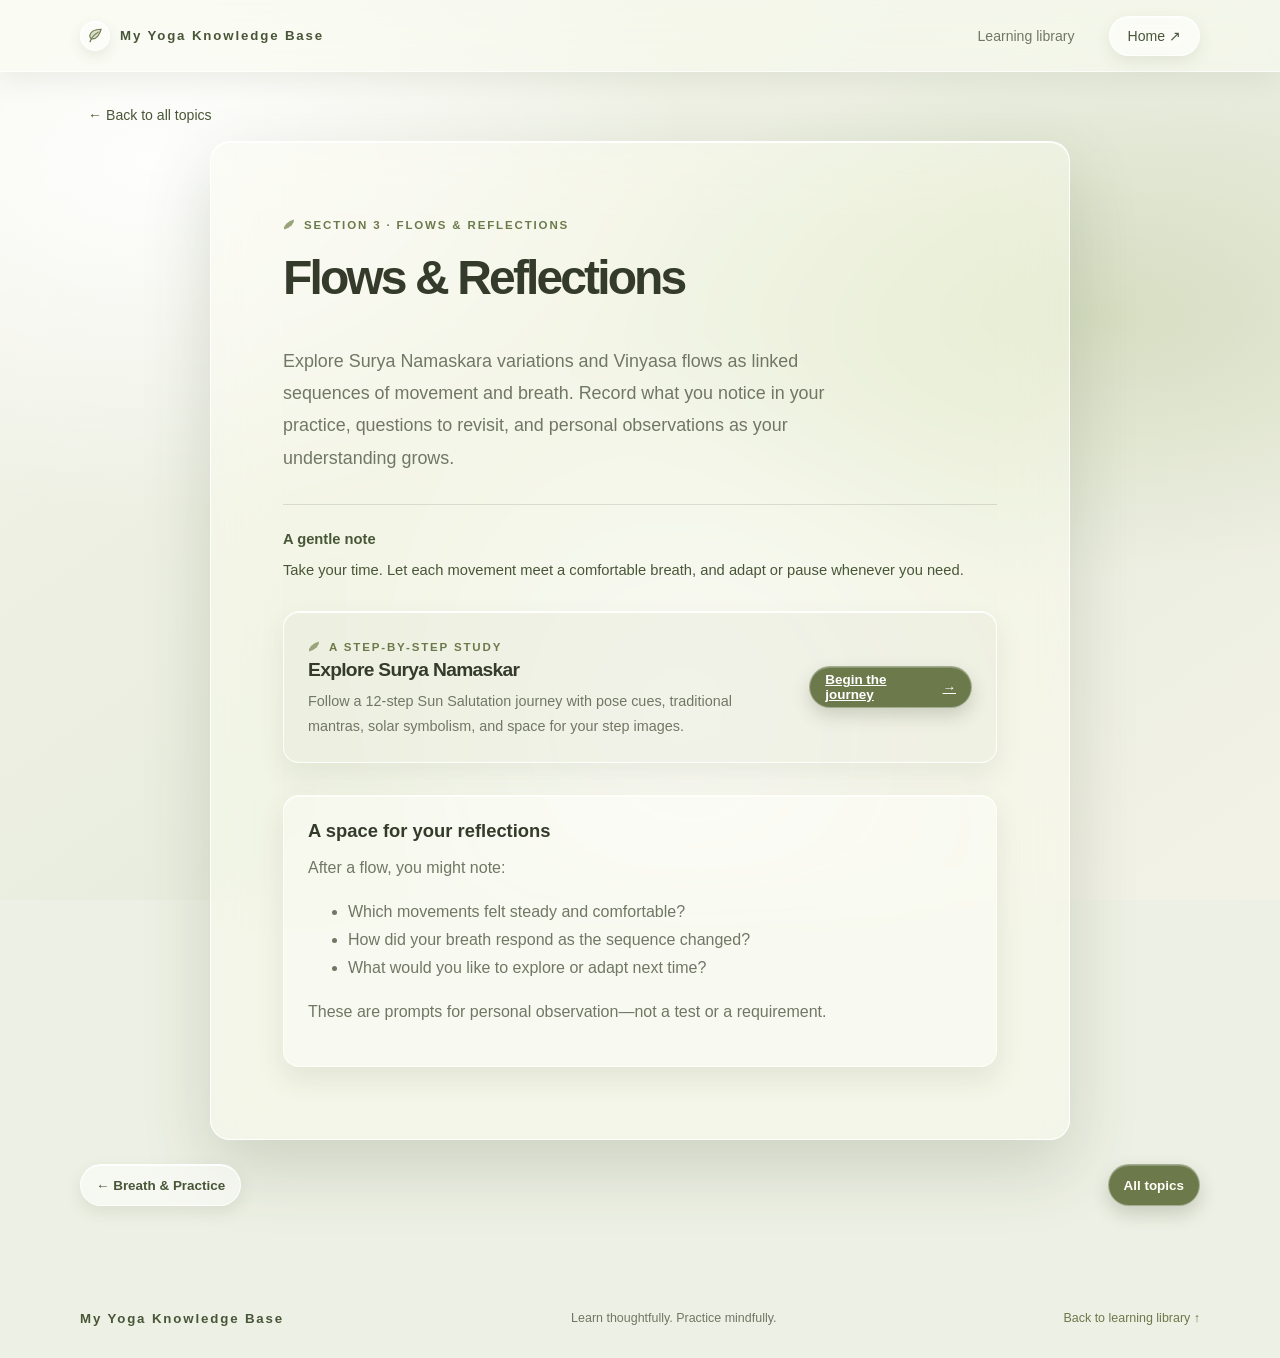
<file: flows-reflections.html>
<!DOCTYPE html>
<html lang="en">
<head>
  <meta charset="UTF-8">
  <meta name="viewport" content="width=device-width, initial-scale=1">
  <meta name="theme-color" content="#f6f5eb">
  <meta name="description" content="Explore Surya Namaskara variations, Vinyasa flows, and personal yoga reflections.">
  <title>Flows &amp; Reflections · My Yoga Knowledge Base</title>
  <link rel="stylesheet" href="styles.css">
</head>
<body>
  <header class="site-header wrap">
    <a class="brand" href="index.html" aria-label="My Yoga Knowledge Base home">
      <span class="brand-mark" aria-hidden="true">
        <svg viewBox="0 0 24 24"><path d="M19.8 3.2C11.3 3.5 5.2 6.2 4.1 11.6c-.6 2.8 1.3 5.1 4 5.1 5.2 0 9.9-6.1 11.7-13.5ZM4.3 20.8c1.9-6.2 5.6-10.1 11.5-13.5" fill="none" stroke="currentColor" stroke-linecap="round" stroke-width="1.7"/><path d="M19.8 3.2C11.3 3.5 5.2 6.2 4.1 11.6c-.6 2.8 1.3 5.1 4 5.1 5.2 0 9.9-6.1 11.7-13.5Z" fill="#9aa47b" fill-opacity=".35" stroke="none"/></svg>
      </span>
      <span>My Yoga Knowledge Base</span>
    </a>
    <nav class="site-nav" aria-label="Main navigation"><a href="index.html#practice">Learning library</a><a class="nav-cta" href="index.html">Home <span aria-hidden="true">↗</span></a></nav>
  </header>
  <main class="topic-page wrap">
    <a class="topic-back-link" href="index.html#practice">← Back to all topics</a>
    <article class="reader-content flow-lesson">
      <span class="eyebrow">Section 3 · Flows &amp; Reflections</span>
      <h1 class="reader-content-title">Flows &amp; Reflections</h1>
      <p class="reader-description">Explore Surya Namaskara variations and Vinyasa flows as linked sequences of movement and breath. Record what you notice in your practice, questions to revisit, and personal observations as your understanding grows.</p>
      <p class="reader-note"><strong>A gentle note</strong><span>Take your time. Let each movement meet a comfortable breath, and adapt or pause whenever you need.</span></p>
      <section class="surya-journey-callout" aria-labelledby="surya-journey-heading">
        <div>
          <span class="eyebrow">A step-by-step study</span>
          <h2 id="surya-journey-heading">Explore Surya Namaskar</h2>
          <p>Follow a 12-step Sun Salutation journey with pose cues, traditional mantras, solar symbolism, and space for your step images.</p>
        </div>
        <a class="reader-nav-button next" href="surya-namaskar.html">Begin the journey <span aria-hidden="true">→</span></a>
      </section>
      <section class="reflection-prompt" aria-labelledby="reflection-heading">
        <h2 id="reflection-heading">A space for your reflections</h2>
        <p>After a flow, you might note:</p>
        <ul>
          <li>Which movements felt steady and comfortable?</li>
          <li>How did your breath respond as the sequence changed?</li>
          <li>What would you like to explore or adapt next time?</li>
        </ul>
        <p>These are prompts for personal observation—not a test or a requirement.</p>
      </section>
    </article>
    <nav class="topic-navigation" aria-label="Topic navigation">
      <a class="reader-nav-button" href="breath-practice.html">← Breath &amp; Practice</a>
      <a class="reader-nav-button next" href="index.html#practice">All topics</a>
    </nav>
  </main>
  <footer class="site-footer wrap"><a class="brand" href="index.html"><span>My Yoga Knowledge Base</span></a><p>Learn thoughtfully. Practice mindfully.</p><a class="footer-link" href="index.html#practice">Back to learning library ↑</a></footer>
</body>
</html>
</file>
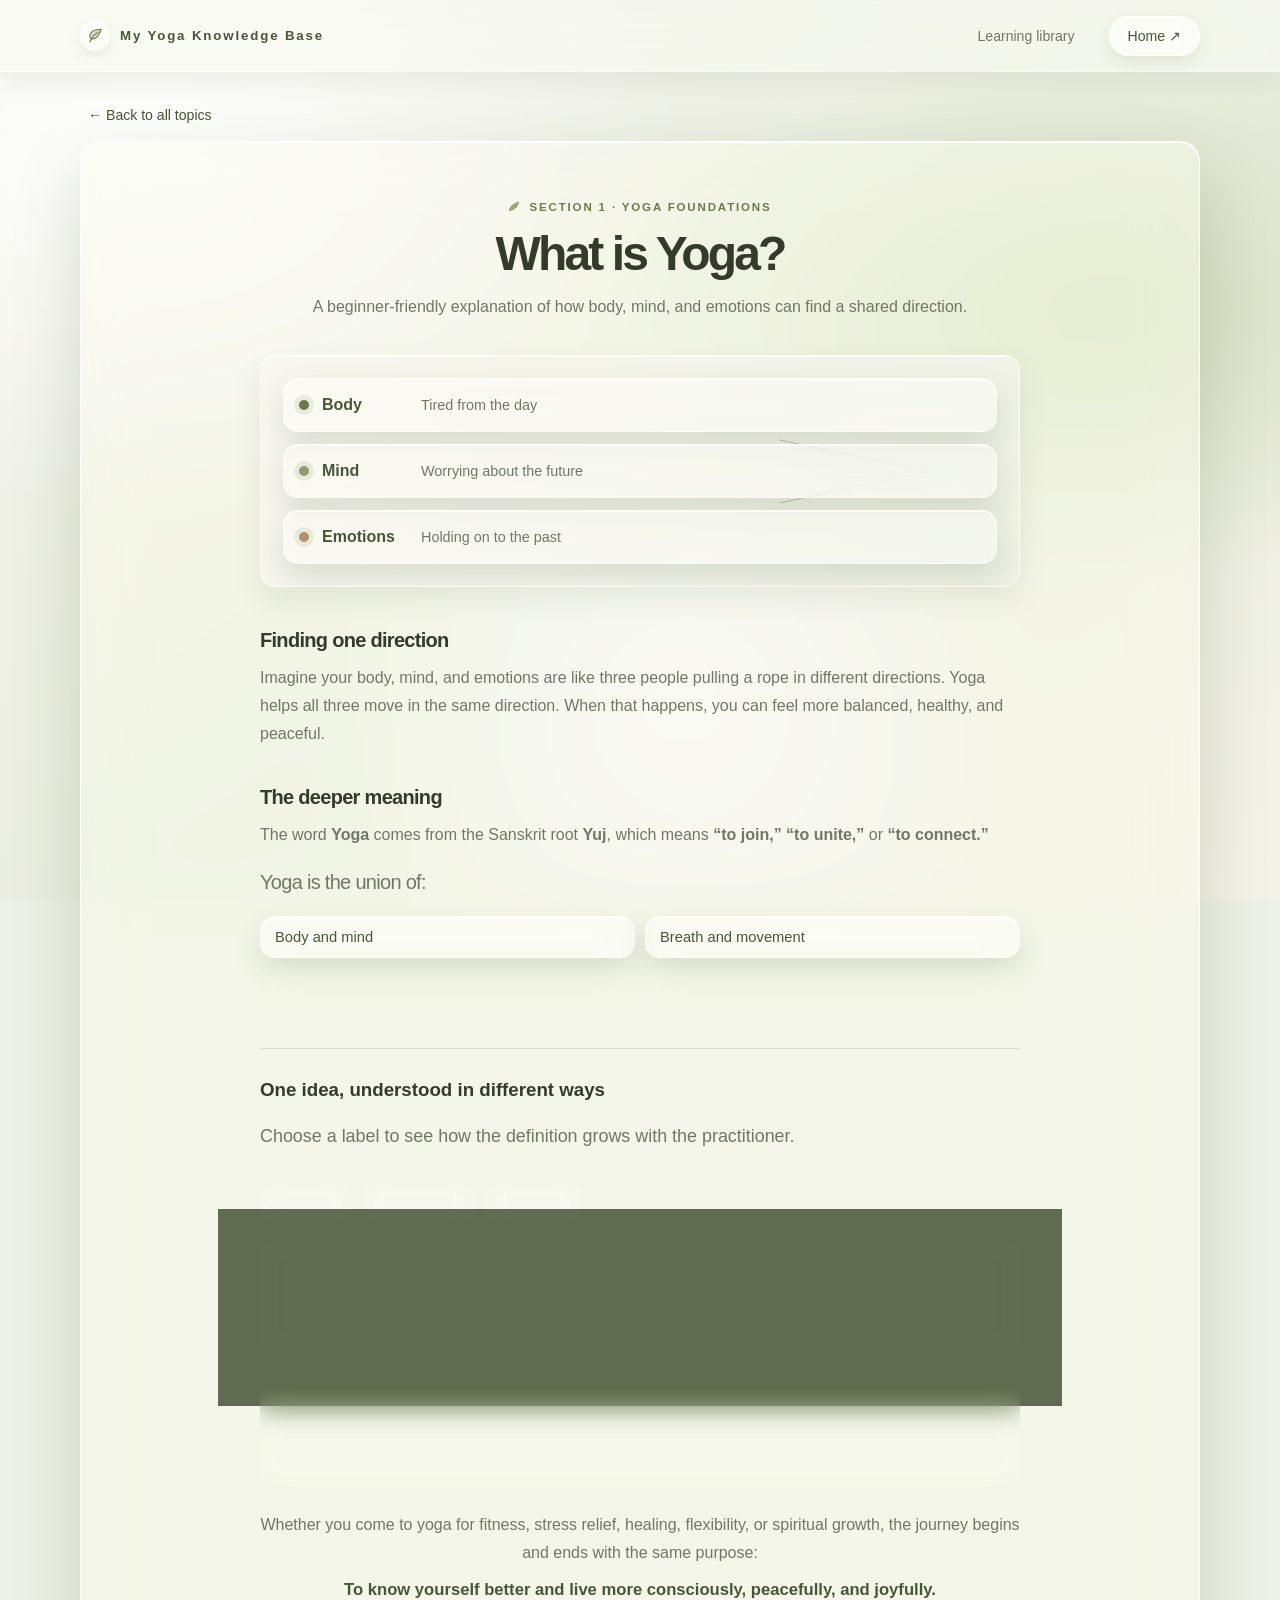
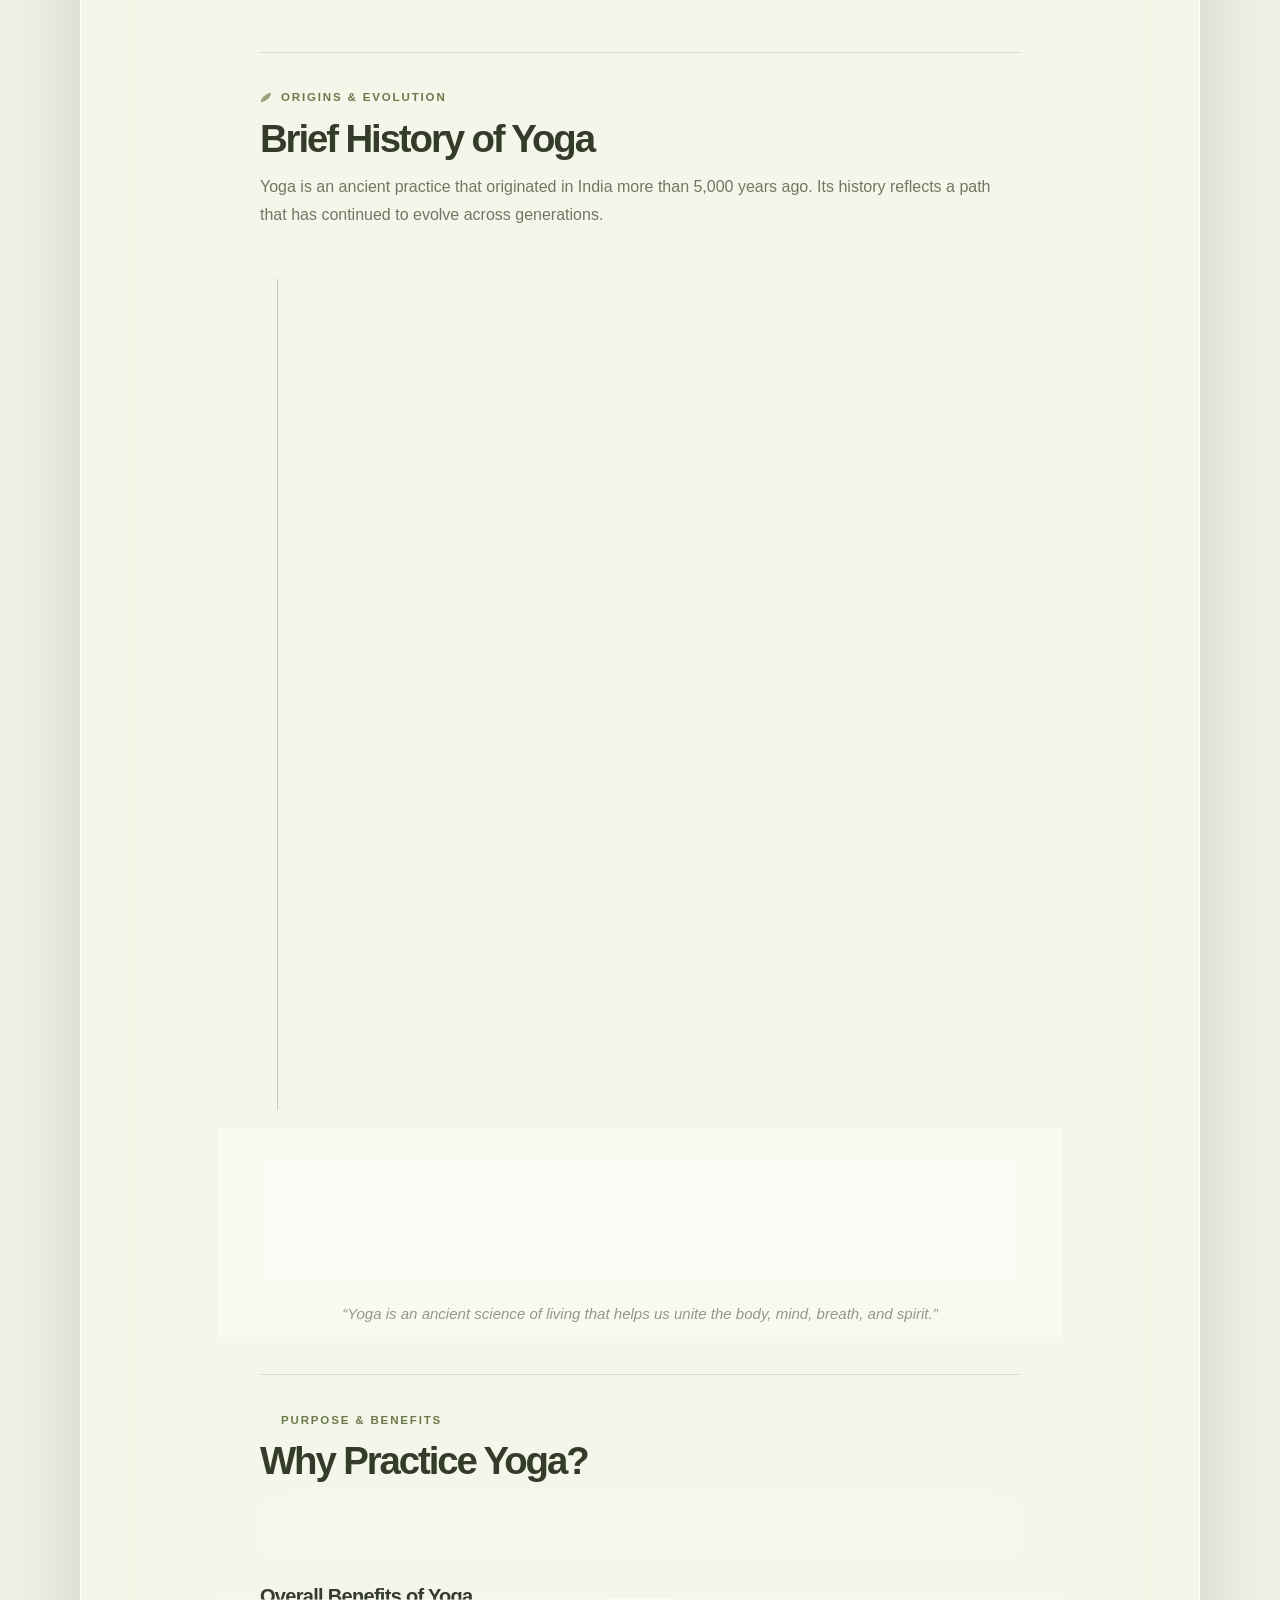
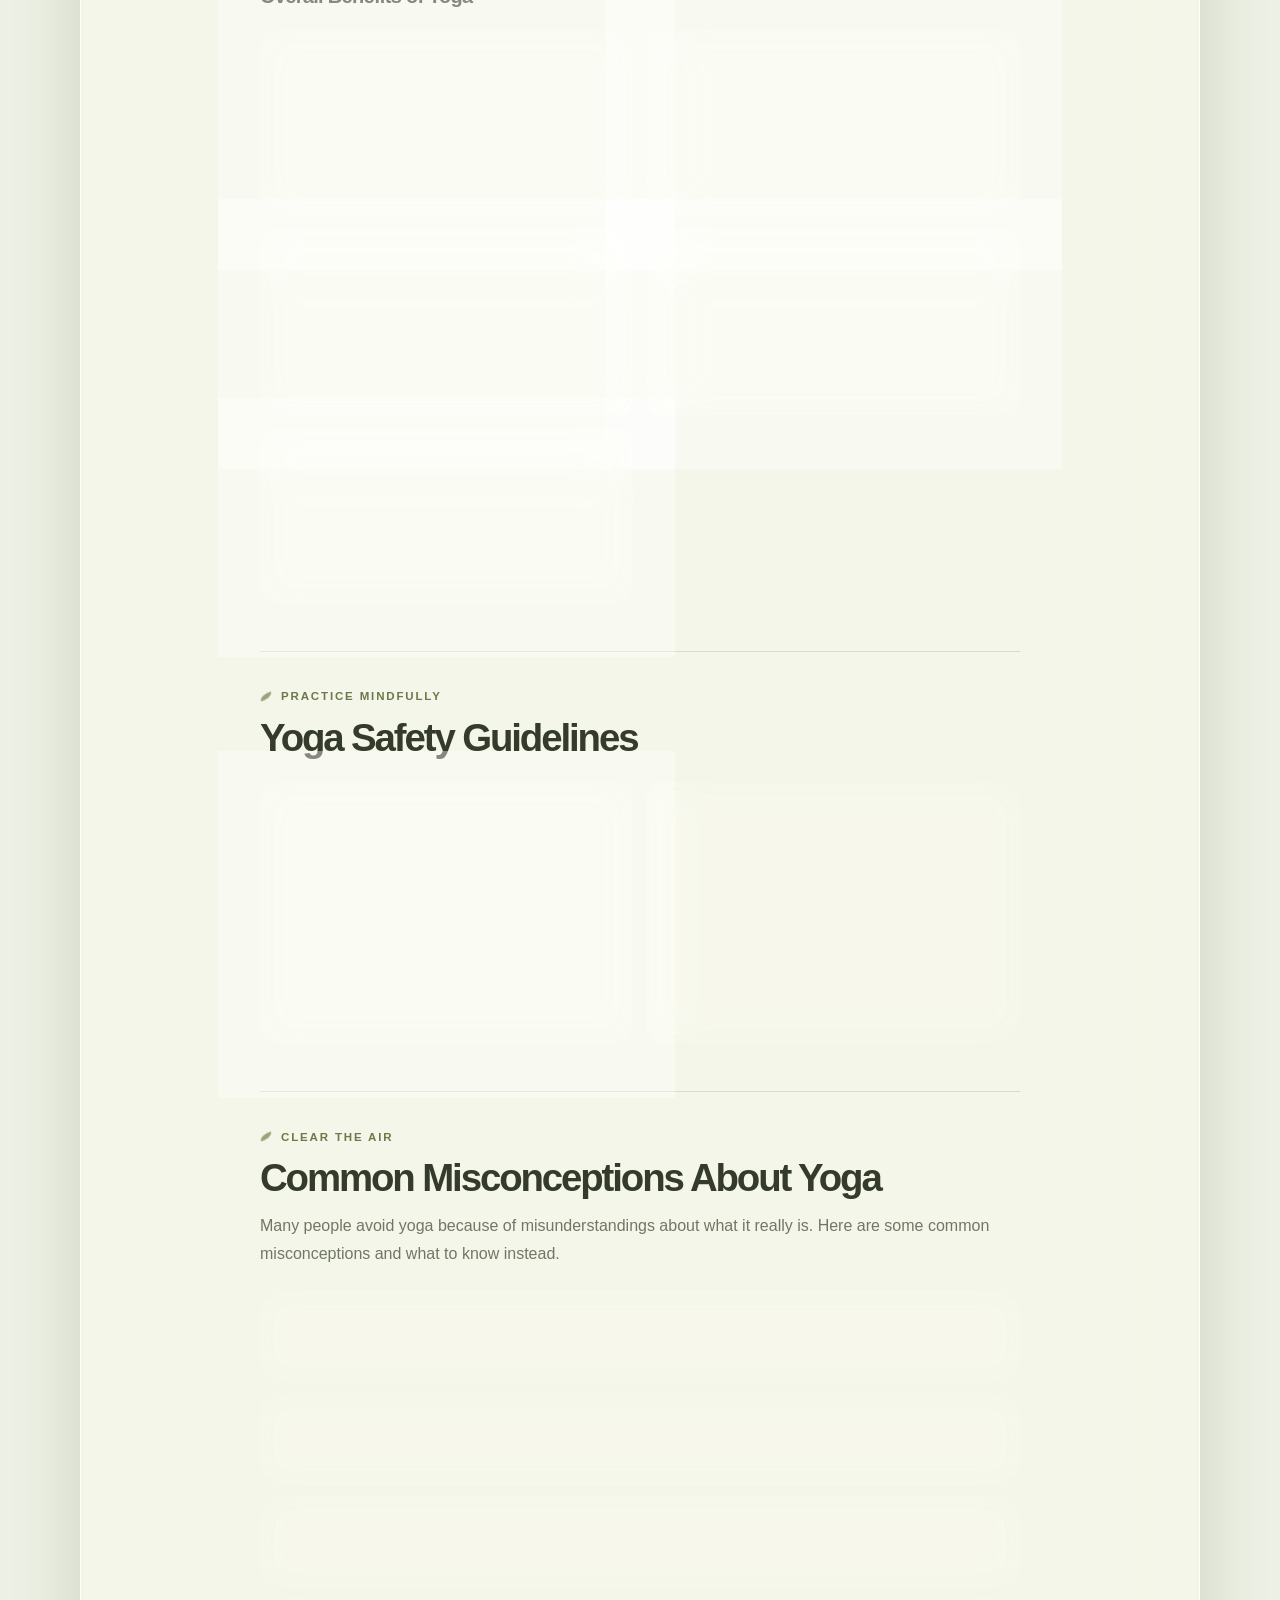
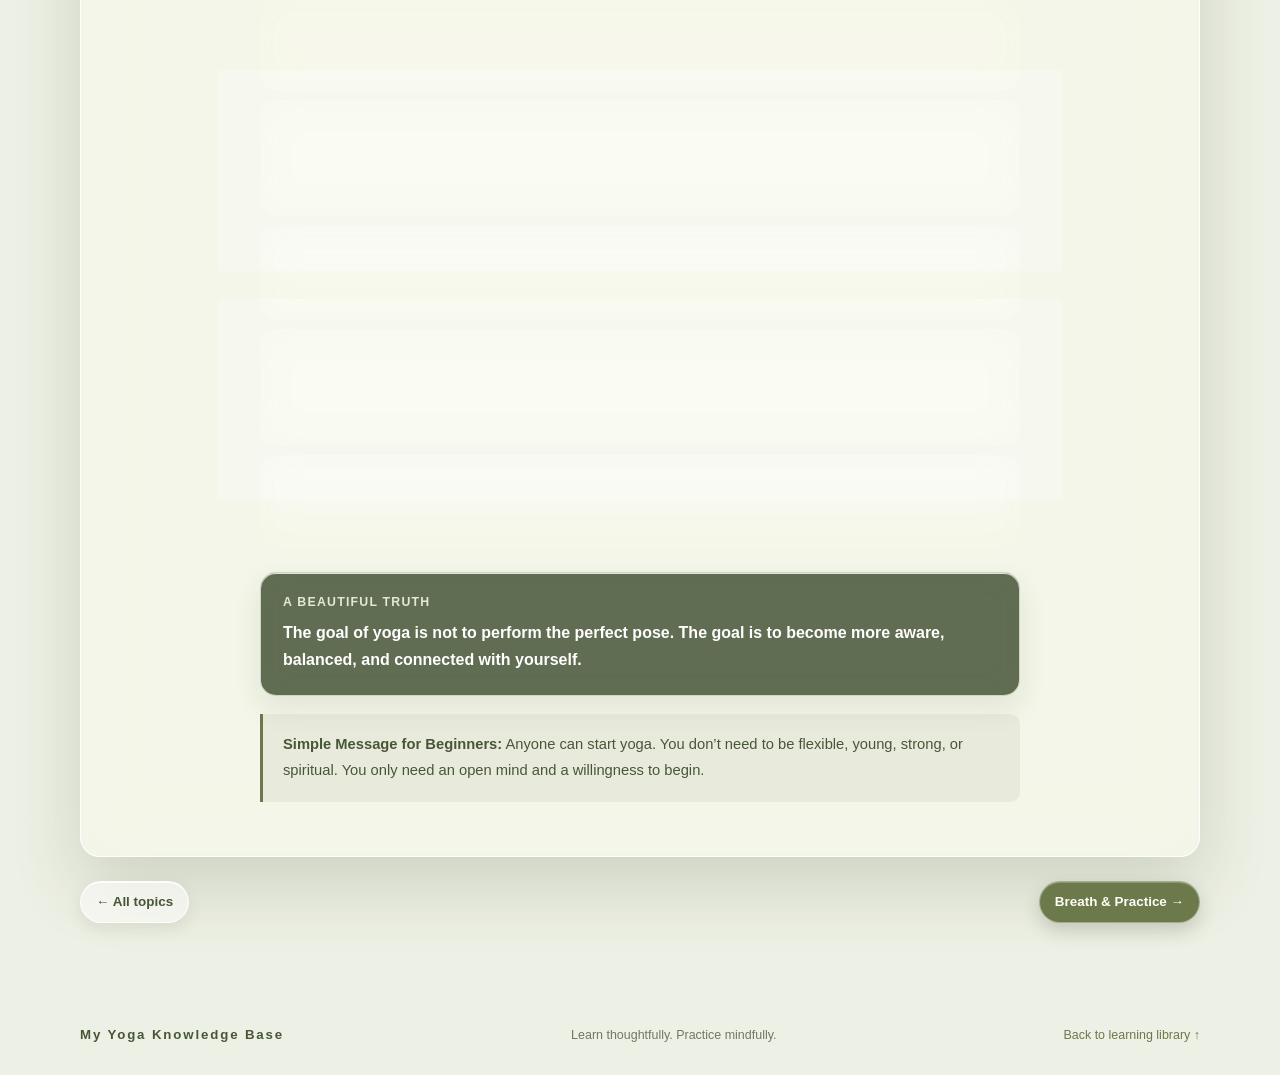
<file: foundations.html>
<!DOCTYPE html>
<html lang="en">
<head>
  <meta charset="UTF-8">
  <meta name="viewport" content="width=device-width, initial-scale=1">
  <meta name="theme-color" content="#f6f5eb">
  <meta name="description" content="Begin with yoga’s guiding ideas and the body’s foundations. Explore key concepts, basic anatomy, potential benefits, and contraindications. Use these notes as learning prompts, not as a substitute for personalized medical advice.">
  <title>Yoga Foundations · My Yoga Knowledge Base</title>
  <link rel="stylesheet" href="styles.css">
  <script>document.documentElement.classList.add("js");</script>
</head>
<body>
  <header class="site-header wrap">
    <a class="brand" href="index.html" aria-label="My Yoga Knowledge Base home">
      <span class="brand-mark" aria-hidden="true">
        <svg viewBox="0 0 24 24"><path d="M19.8 3.2C11.3 3.5 5.2 6.2 4.1 11.6c-.6 2.8 1.3 5.1 4 5.1 5.2 0 9.9-6.1 11.7-13.5ZM4.3 20.8c1.9-6.2 5.6-10.1 11.5-13.5" fill="none" stroke="currentColor" stroke-linecap="round" stroke-width="1.7"/><path d="M19.8 3.2C11.3 3.5 5.2 6.2 4.1 11.6c-.6 2.8 1.3 5.1 4 5.1 5.2 0 9.9-6.1 11.7-13.5Z" fill="#9aa47b" fill-opacity=".35" stroke="none"/></svg>
      </span>
      <span>My Yoga Knowledge Base</span>
    </a>
    <nav class="site-nav" aria-label="Main navigation">
      <a href="index.html#practice">Learning library</a>
      <a class="nav-cta" href="index.html">Home <span aria-hidden="true">↗</span></a>
    </nav>
  </header>
  <main class="topic-page wrap">
    <a class="topic-back-link" href="index.html#practice">← Back to all topics</a>
    <section class="foundation-lesson" aria-labelledby="foundation-heading">
            <header class="foundation-intro">
              <span class="eyebrow">Section 1 · Yoga Foundations</span>
              <h2 id="foundation-heading" tabindex="-1">What is Yoga?</h2>
              <p>A beginner-friendly explanation of how body, mind, and emotions can find a shared direction.</p>
            </header>

            <div class="harmony-visual" aria-label="Three parts coming into harmony">
              <div class="harmony-label"><span class="harmony-dot" aria-hidden="true"></span><strong>Body</strong><span>Tired from the day</span></div>
              <div class="harmony-label"><span class="harmony-dot" aria-hidden="true"></span><strong>Mind</strong><span>Worrying about the future</span></div>
              <div class="harmony-label"><span class="harmony-dot" aria-hidden="true"></span><strong>Emotions</strong><span>Holding on to the past</span></div>
            </div>

            <div class="foundation-copy">
              <h3>Finding one direction</h3>
              <p>Imagine your body, mind, and emotions are like three people pulling a rope in different directions. Yoga helps all three move in the same direction. When that happens, you can feel more balanced, healthy, and peaceful.</p>
            </div>

            <div class="foundation-copy">
              <h3>The deeper meaning</h3>
              <p>The word <strong>Yoga</strong> comes from the Sanskrit root <strong>Yuj</strong>, which means <strong>“to join,” “to unite,”</strong> or <strong>“to connect.”</strong></p>
              <p class="union-heading">Yoga is the union of:</p>
              <ul>
                <li>Body and mind</li>
                <li>Breath and movement</li>
                <li>Action and awareness</li>
                <li>Individual self and universal consciousness</li>
              </ul>
            </div>

            <div class="definition-section">
              <h3>One idea, understood in different ways</h3>
              <p class="reader-description">Choose a label to see how the definition grows with the practitioner.</p>
              <div class="definition-tabs" role="tablist" aria-label="Yoga definitions by experience level">
                <button class="definition-tab" id="definition-beginner" type="button" role="tab" aria-selected="true" aria-controls="definition-panel" tabindex="0" data-level="beginner">Beginner</button>
                <button class="definition-tab" id="definition-intermediate" type="button" role="tab" aria-selected="false" aria-controls="definition-panel" tabindex="-1" data-level="intermediate">Intermediate</button>
                <button class="definition-tab" id="definition-advanced" type="button" role="tab" aria-selected="false" aria-controls="definition-panel" tabindex="-1" data-level="advanced">Advanced</button>
              </div>
              <div class="definition-panel" id="definition-panel" role="tabpanel" aria-labelledby="definition-beginner" tabindex="0">
                <h4 class="definition-level">For Beginners</h4>
                <blockquote class="definition-quote">Yoga is learning to move, breathe, and relax better.</blockquote>
              </div>
            </div>

            <aside class="universal-definition">
              <h3>One definition for everyone</h3>
              <blockquote><strong>Yoga is the art and science of living in harmony with yourself and the world around you.</strong></blockquote>
            </aside>

            <p class="foundation-closing">Whether you come to yoga for fitness, stress relief, healing, flexibility, or spiritual growth, the journey begins and ends with the same purpose:<strong>To know yourself better and live more consciously, peacefully, and joyfully.</strong></p>

            <section class="history-section" aria-labelledby="history-heading">
              <header class="history-intro">
                <span class="eyebrow">Origins &amp; evolution</span>
                <h3 id="history-heading">Brief History of Yoga</h3>
                <p>Yoga is an ancient practice that originated in India more than 5,000 years ago. Its history reflects a path that has continued to evolve across generations.</p>
              </header>

              <ol class="history-timeline" aria-label="Yoga through history">
                <li class="history-period">
                  <span class="history-marker" aria-hidden="true">01</span>
                  <div>
                    <time>5000+ years ago</time>
                    <h4>Early Beginnings</h4>
                    <p>Some of the earliest proposed evidence is associated with the Indus Valley Civilization (around 3000–1500 BCE), where seals depict figures in seated poses sometimes interpreted as meditative.</p>
                  </div>
                </li>
                <li class="history-period">
                  <span class="history-marker" aria-hidden="true">02</span>
                  <div>
                    <time>c. 1500 BCE</time>
                    <h4>Vedic Period</h4>
                    <p>Yoga-related ideas appear in the Vedas, among India's oldest sacred texts. Practice was associated with ritual, meditation, and spiritual discipline.</p>
                  </div>
                </li>
                <li class="history-period">
                  <span class="history-marker" aria-hidden="true">03</span>
                  <div>
                    <time>c. 800–300 BCE</time>
                    <h4>Upanishadic Period</h4>
                    <p>The Upanishads developed ideas of inner inquiry, self-discovery, and the relationship between the individual self and universal consciousness.</p>
                  </div>
                </li>
                <li class="history-period">
                  <span class="history-marker" aria-hidden="true">04</span>
                  <div>
                    <time>c. 200 BCE</time>
                    <h4>Classical Yoga</h4>
                    <p>Patanjali's Yoga Sutras became a foundational text. The Eight Limbs of Yoga, or Ashtanga Yoga, describe a structured path for ethical, physical, mental, and spiritual practice.</p>
                  </div>
                </li>
                <li class="history-period">
                  <span class="history-marker" aria-hidden="true">05</span>
                  <div>
                    <time>9th–15th century CE</time>
                    <h4>Hatha Yoga</h4>
                    <p>Hatha Yoga traditions developed practices that gave greater attention to asana (postures), pranayama (breath regulation), and purification practices.</p>
                  </div>
                </li>
                <li class="history-period">
                  <span class="history-marker" aria-hidden="true">06</span>
                  <div>
                    <time>19th–20th century CE</time>
                    <h4>Modern Yoga</h4>
                    <p>Indian teachers including Swami Vivekananda, T. Krishnamacharya, B.K.S. Iyengar, and Pattabhi Jois helped introduce and shape modern yoga around the world.</p>
                  </div>
                </li>
                <li class="history-period">
                  <span class="history-marker" aria-hidden="true">07</span>
                  <div>
                    <time>Today</time>
                    <h4>A Worldwide Practice</h4>
                    <p>People around the world practise yoga for health, fitness, stress management, self-understanding, and spiritual development.</p>
                  </div>
                </li>
              </ol>

              <aside class="history-summary">
                <h3>Yoga journey in one line</h3>
                <blockquote>Yoga began as a path to self-realisation and has evolved into a holistic practice that nurtures the body, mind, and spirit.</blockquote>
              </aside>

              <blockquote class="history-quote">“Yoga is an ancient science of living that helps us unite the body, mind, breath, and spirit.”</blockquote>
            </section>

            <section class="why-yoga" aria-labelledby="why-yoga-heading">
              <header class="why-yoga-intro">
                <span class="eyebrow">Purpose &amp; benefits</span>
                <h3 id="why-yoga-heading">Why Practice Yoga?</h3>
                <blockquote class="why-yoga-purpose"><strong>Practice yoga to maintain a healthy body, a quiet mind, and a balanced lifestyle.</strong></blockquote>
              </header>

              <h4 class="union-heading">Overall Benefits of Yoga</h4>
              <div class="benefit-grid">
                <article class="benefit-card">
                  <h4><span class="benefit-icon" aria-hidden="true">💪</span>Strength</h4>
                  <p>Yoga builds strength by using your own body weight through various poses. It strengthens muscles, joints, and the core, improving overall physical fitness.</p>
                </article>
                <article class="benefit-card">
                  <h4><span class="benefit-icon" aria-hidden="true">🤸</span>Flexibility</h4>
                  <p>Yoga may help some people improve mobility and reduce stiffness. Flexibility alone does not guarantee injury prevention; safe technique and gradual progression also matter.</p>
                </article>
                <article class="benefit-card">
                  <h4><span class="benefit-icon" aria-hidden="true">⚖️</span>Balance</h4>
                  <p>Yoga improves both physical and mental balance. Balancing poses enhance coordination, stability, and body awareness.</p>
                </article>
                <article class="benefit-card">
                  <h4><span class="benefit-icon" aria-hidden="true">🧘</span>Mindfulness</h4>
                  <p>Yoga teaches you to focus on the present moment through conscious movement and breathing. This develops self-awareness, concentration, and inner calm.</p>
                </article>
                <article class="benefit-card">
                  <h4><span class="benefit-icon" aria-hidden="true">😌</span>Stress Reduction</h4>
                  <p>Deep breathing, relaxation, and mindful movement help calm the nervous system, reduce stress, and promote a sense of peace and well-being.</p>
                </article>
              </div>
            </section>

            <section class="safety-guidelines" aria-labelledby="safety-guidelines-heading">
              <header class="misconceptions-intro">
                <span class="eyebrow">Practice mindfully</span>
                <h3 id="safety-guidelines-heading">Yoga Safety Guidelines</h3>
              </header>

              <div class="benefit-grid safety-grid">
                <article class="benefit-card safety-card">
                  <h4><span class="benefit-icon" aria-hidden="true">🌿</span>Before You Start</h4>
                  <ul>
                    <li>Practise on a non-slip mat.</li>
                    <li>Practise on an empty stomach or wait 2–3 hours after a meal.</li>
                    <li>Wear comfortable clothing.</li>
                    <li>Never force a posture.</li>
                    <li>Breathe naturally.</li>
                  </ul>
                </article>
                <article class="benefit-card safety-card stop-guideline">
                  <h4><span class="benefit-icon" aria-hidden="true">✋</span>Stop Immediately If</h4>
                  <ul>
                    <li>You feel sharp pain.</li>
                    <li>You become dizzy.</li>
                    <li>Breathing becomes difficult.</li>
                  </ul>
                </article>
              </div>
            </section>

            <section class="misconceptions" aria-labelledby="misconceptions-heading">
              <header class="misconceptions-intro">
                <span class="eyebrow">Clear the air</span>
                <h3 id="misconceptions-heading">Common Misconceptions About Yoga</h3>
                <p>Many people avoid yoga because of misunderstandings about what it really is. Here are some common misconceptions and what to know instead.</p>
              </header>

              <ul class="misconception-list">
                <li class="misconception-item">
                  <div class="misconception-line"><span class="misconception-mark no" aria-hidden="true">×</span><strong>“I need to be flexible to do yoga.”</strong></div>
                  <div class="misconception-line"><span class="misconception-mark yes" aria-hidden="true">✓</span><p>Yoga helps you become flexible. Flexibility is a result of practice, not a requirement.</p></div>
                </li>
                <li class="misconception-item">
                  <div class="misconception-line"><span class="misconception-mark no" aria-hidden="true">×</span><strong>“Yoga is only stretching.”</strong></div>
                  <div class="misconception-line"><span class="misconception-mark yes" aria-hidden="true">✓</span><p>Yoga includes strength, balance, breathing techniques, concentration, relaxation, and self-awareness.</p></div>
                </li>
                <li class="misconception-item">
                  <div class="misconception-line"><span class="misconception-mark no" aria-hidden="true">×</span><strong>“Yoga is only for women.”</strong></div>
                  <div class="misconception-line"><span class="misconception-mark yes" aria-hidden="true">✓</span><p>Yoga is for everyone, regardless of age, gender, fitness level, or background.</p></div>
                </li>
                <li class="misconception-item">
                  <div class="misconception-line"><span class="misconception-mark no" aria-hidden="true">×</span><strong>“Yoga is a religion.”</strong></div>
                  <div class="misconception-line"><span class="misconception-mark yes" aria-hidden="true">✓</span><p>Yoga is a practice and philosophy for well-being. People of all faiths and beliefs can practise yoga.</p></div>
                </li>
                <li class="misconception-item">
                  <div class="misconception-line"><span class="misconception-mark no" aria-hidden="true">×</span><strong>“You have to do difficult poses to be good at yoga.”</strong></div>
                  <div class="misconception-line"><span class="misconception-mark yes" aria-hidden="true">✓</span><p>Yoga is not about advanced postures. It is about practising with awareness and respecting your body’s limits.</p></div>
                </li>
                <li class="misconception-item">
                  <div class="misconception-line"><span class="misconception-mark no" aria-hidden="true">×</span><strong>“Yoga is only for young and fit people.”</strong></div>
                  <div class="misconception-line"><span class="misconception-mark yes" aria-hidden="true">✓</span><p>Yoga can be adapted for children, adults, seniors, athletes, and people with physical limitations.</p></div>
                </li>
                <li class="misconception-item">
                  <div class="misconception-line"><span class="misconception-mark no" aria-hidden="true">×</span><strong>“Yoga is too slow and doesn’t provide a workout.”</strong></div>
                  <div class="misconception-line"><span class="misconception-mark yes" aria-hidden="true">✓</span><p>Some styles are gentle, while others, such as Power Yoga and Vinyasa Yoga, can be physically challenging and build strength and endurance.</p></div>
                </li>
                <li class="misconception-item">
                  <div class="misconception-line"><span class="misconception-mark no" aria-hidden="true">×</span><strong>“Yoga is about touching your toes.”</strong></div>
                  <div class="misconception-line"><span class="misconception-mark yes" aria-hidden="true">✓</span><p>Yoga is about connecting with yourself, improving your health, and calming your mind.</p></div>
                </li>
              </ul>

              <aside class="beautiful-truth">
                <h4>A Beautiful Truth</h4>
                <blockquote><strong>The goal of yoga is not to perform the perfect pose. The goal is to become more aware, balanced, and connected with yourself.</strong></blockquote>
              </aside>

              <p class="beginner-message"><strong>Simple Message for Beginners:</strong> Anyone can start yoga. You don’t need to be flexible, young, strong, or spiritual. You only need an open mind and a willingness to begin.</p>
            </section>
          </section>
    <nav class="topic-navigation" aria-label="Topic navigation">
      <a class="reader-nav-button" href="index.html#practice">← All topics</a>
      <a class="reader-nav-button next" href="breath-practice.html">Breath &amp; Practice →</a>
    </nav>
  </main>
  <footer class="site-footer wrap">
    <a class="brand" href="index.html" aria-label="My Yoga Knowledge Base home"><span>My Yoga Knowledge Base</span></a>
    <p>Learn thoughtfully. Practice mindfully.</p>
    <a class="footer-link" href="index.html#practice">Back to learning library ↑</a>
  </footer>
  <script>
    const definitionTabs = [...document.querySelectorAll(".definition-tab")];
    const definitionPanel = document.querySelector(".definition-panel");
    const definitionLevel = document.querySelector(".definition-level");
    const definitionQuote = document.querySelector(".definition-quote");
    const definitions = {
      beginner: { label: "For Beginners", quote: "Yoga is learning to move, breathe, and relax better." },
      intermediate: { label: "For Intermediate Practitioners", quote: "Yoga is developing strength, flexibility, focus, and emotional balance." },
      advanced: { label: "For Advanced Practitioners", quote: "Yoga is a journey of self-discovery, inner peace, and union with one's true nature." }
    };
    function selectDefinition(tab, moveFocus = false) {
      const definition = definitions[tab.dataset.level];
      definitionTabs.forEach((item) => {
        const selected = item === tab;
        item.setAttribute("aria-selected", String(selected));
        item.tabIndex = selected ? 0 : -1;
      });
      definitionPanel.setAttribute("aria-labelledby", tab.id);
      definitionLevel.textContent = definition.label;
      definitionQuote.textContent = definition.quote;
      definitionPanel.classList.remove("is-changing");
      void definitionPanel.offsetWidth;
      definitionPanel.classList.add("is-changing");
      if (moveFocus) tab.focus();
    }
    definitionTabs.forEach((tab, index) => {
      tab.addEventListener("click", () => selectDefinition(tab));
      tab.addEventListener("keydown", (event) => {
        let nextIndex;
        if (event.key === "ArrowRight") nextIndex = (index + 1) % definitionTabs.length;
        else if (event.key === "ArrowLeft") nextIndex = (index - 1 + definitionTabs.length) % definitionTabs.length;
        else if (event.key === "Home") nextIndex = 0;
        else if (event.key === "End") nextIndex = definitionTabs.length - 1;
        else return;
        event.preventDefault();
        selectDefinition(definitionTabs[nextIndex], true);
      });
    });
  </script>
</body>
</html>
</file>
<file: styles.css>
@charset "UTF-8";

:root {
      color-scheme: light;
      --paper: #f6f5eb;
      --ink: #343b2b;
      --muted: #717765;
      --green: #6c794b;
      --green-dark: #485638;
      --sage: #e8ebdc;
      --clay: #9aa47b;
      --line: rgba(52, 59, 43, .14);
      --glass-fill: rgba(255, 255, 255, .28);
      --glass-edge: rgba(255, 255, 255, .76);
      --sans: -apple-system, BlinkMacSystemFont, "Segoe UI", sans-serif;
      --serif: var(--sans);
    }

    * {
      box-sizing: border-box;
    }

    html {
      scroll-behavior: smooth;
      scroll-padding-top: 88px;
    }

    body {
      margin: 0;
      background: var(--paper);
      color: var(--ink);
      font-family: var(--sans);
      -webkit-font-smoothing: antialiased;
    }

    a {
      color: inherit;
    }

    .wrap {
      width: min(1120px, calc(100% - 48px));
      margin-inline: auto;
    }

    .site-header {
      position: sticky;
      z-index: 10;
      top: 0;
      display: flex;
      width: 100%;
      min-height: 72px;
      align-items: center;
      justify-content: space-between;
      padding-inline: max(24px, calc((100% - 1120px) / 2));
      border-bottom: 1px solid var(--line);
      background: rgba(246, 245, 235, .9);
      backdrop-filter: blur(18px);
    }

    .brand {
      display: inline-flex;
      align-items: center;
      gap: 10px;
      color: var(--green-dark);
      font-size: .83rem;
      font-weight: 700;
      letter-spacing: .14em;
      text-decoration: none;
    }

    .brand-mark {
      display: grid;
      width: 30px;
      height: 30px;
      place-items: center;
      border: 1px solid #c5cbb4;
      border-radius: 50%;
      color: var(--green);
    }

    .brand-mark svg {
      width: 17px;
      height: 17px;
      fill: currentColor;
    }

    .site-nav {
      display: flex;
      align-items: center;
      gap: 34px;
      color: var(--muted);
      font-size: .88rem;
    }

    .site-nav a {
      text-decoration: none;
      transition: color .2s ease;
    }

    .site-nav a:hover,
    .site-nav a:focus-visible {
      color: var(--green);
    }

    .site-nav .nav-cta {
      padding: 11px 18px;
      border: 1px solid #c5cbb4;
      border-radius: 99px;
      color: var(--green-dark);
    }

    .hero {
      display: grid;
      min-height: 590px;
      grid-template-columns: 1fr 1fr;
      align-items: center;
      gap: 50px;
      padding-block: 58px 76px;
    }

    .eyebrow {
      display: inline-flex;
      align-items: center;
      gap: 9px;
      color: var(--green);
      font-size: .72rem;
      font-weight: 700;
      letter-spacing: .16em;
      text-transform: uppercase;
    }

    .eyebrow::before {
      width: 12px;
      height: 7px;
      border-radius: 100% 0 100% 0;
      background: var(--clay);
      content: "";
      transform: rotate(-15deg);
    }

    h1,
    h2,
    h3,
    p {
      margin-top: 0;
    }

    .hero h1 {
      max-width: 620px;
      margin: 22px 0 20px;
      font-family: var(--serif);
      font-size: clamp(2.8rem, 5.2vw, 4.4rem);
      font-weight: 600;
      letter-spacing: -.065em;
      line-height: 1.02;
    }

    .hero h1 em {
      color: var(--green);
      font-style: normal;
      font-weight: 600;
    }

    .hero-copy {
      max-width: 500px;
      margin-bottom: 30px;
      color: var(--muted);
      font-size: .98rem;
      line-height: 1.75;
    }

    .button {
      display: inline-flex;
      min-height: 50px;
      align-items: center;
      justify-content: center;
      gap: 18px;
      padding: 0 21px;
      border-radius: 99px;
      background: var(--green);
      color: #fffef7;
      font-size: .9rem;
      font-weight: 600;
      text-decoration: none;
      transition: background .2s ease, transform .2s ease;
    }

    .button:hover,
    .button:focus-visible {
      transform: translateY(-2px);
      background: var(--green-dark);
    }

    .button span {
      font-size: 1.1rem;
      line-height: 1;
    }

    .hero-visual {
      position: relative;
      min-height: 455px;
      isolation: isolate;
    }

    .hero-photo {
      position: absolute;
      inset: 0 12px 0 25px;
      overflow: hidden;
      border-radius: 24px;
      background: #e8ebdc;
    }

    .hero-photo img {
      display: block;
      width: 100%;
      height: 100%;
      object-fit: cover;
      object-position: center;
    }

    .photo-wash {
      position: absolute;
      inset: 0;
      background: linear-gradient(180deg, transparent 56%, rgba(52, 64, 39, .46));
    }

    .photo-note {
      position: absolute;
      right: 0;
      bottom: 26px;
      left: 52px;
      color: white;
      font-family: var(--serif);
      font-size: 1.2rem;
      font-style: italic;
    }

    .practices {
      padding-block: 78px 92px;
      background: var(--sage);
      scroll-margin-top: 24px;
    }

    .practices .section-heading,
    .practices .practice-card {
      transition: opacity .65s ease, transform .65s cubic-bezier(.2, .7, .2, 1), box-shadow .25s ease;
    }

    .js .practices:not(.is-visible) .section-heading,
    .js .practices:not(.is-visible) .practice-card {
      opacity: 0;
      transform: translateY(22px);
    }

    .practices.is-visible .section-heading,
    .practices.is-visible .practice-card {
      opacity: 1;
      transform: translateY(0);
    }

    .practices.is-visible .practice-card:nth-child(2) {
      transition-delay: .08s;
    }

    .practices.is-visible .practice-card:nth-child(3) {
      transition-delay: .16s;
    }

    .practices.is-visible .practice-card:nth-child(4) {
      transition-delay: .24s;
    }

    .section-heading {
      display: flex;
      align-items: end;
      justify-content: space-between;
      gap: 24px;
      margin-bottom: 34px;
    }

    .section-heading h2,
    .about h2 {
      margin: 12px 0 0;
      font-family: var(--serif);
      font-size: clamp(2.2rem, 4vw, 3.2rem);
      font-weight: 600;
      letter-spacing: -.055em;
      line-height: 1.08;
    }

    .section-heading > p {
      max-width: 290px;
      margin-bottom: 3px;
      color: var(--muted);
      font-size: .94rem;
      line-height: 1.7;
    }

    .practice-grid {
      display: grid;
      grid-template-columns: repeat(4, minmax(0, 1fr));
      gap: 22px;
    }

    .practice-card {
      overflow: hidden;
      border: 1px solid rgba(52, 59, 43, .1);
      border-radius: 8px;
      background: var(--paper);
      transition: transform .25s ease, box-shadow .25s ease;
    }

    .practice-card:hover {
      transform: translateY(-4px);
      box-shadow: 0 14px 34px rgba(52, 59, 43, .1);
    }

    .practice-image {
      position: relative;
      height: 250px;
      overflow: hidden;
      background: #e3e7d8;
    }

    .practice-select {
      display: block;
      width: 100%;
      height: 100%;
      padding: 0;
      border: 0;
      background: transparent;
      cursor: pointer;
    }

    .practice-select img {
      display: block;
      width: 100%;
      height: 100%;
      object-fit: cover;
      transition: transform .4s ease, opacity .4s ease;
    }

    .practice-card:hover .practice-select img,
    .practice-select:focus-visible img {
      transform: scale(1.04);
    }

    .practice-select::after {
      position: absolute;
      right: 12px;
      bottom: 12px;
      display: inline-flex;
      height: 36px;
      align-items: center;
      padding-inline: 14px;
      border-radius: 99px;
      background: rgba(246, 245, 235, .97);
      color: var(--green-dark);
      content: "Explore  \2197";
      font-size: .78rem;
      font-weight: 600;
      opacity: .94;
      transition: opacity .2s ease, transform .2s ease;
    }

    .practice-card:hover .practice-select::after,
    .practice-select:focus-visible::after {
      opacity: 1;
    }

    .practice-reader[hidden] {
      display: none;
    }

    .practice-reader {
      height: min(68vh, 480px);
      min-height: 360px;
      overflow: auto;
      border: 1px solid rgba(52, 59, 43, .14);
      border-radius: 12px;
      background: var(--paper);
      box-shadow: 0 20px 55px rgba(52, 59, 43, .08);
      scroll-margin-top: 20px;
      scrollbar-color: #aeb995 transparent;
      scrollbar-width: thin;
    }

    .reader-header {
      position: sticky;
      z-index: 1;
      top: 0;
      display: flex;
      min-height: 88px;
      align-items: center;
      gap: 16px;
      padding: 12px 22px;
      border-bottom: 1px solid var(--line);
      background: rgba(246, 245, 235, .96);
      backdrop-filter: blur(16px);
    }

    .reader-progress {
      position: absolute;
      right: 0;
      bottom: 0;
      left: 0;
      height: 3px;
      overflow: hidden;
      background: var(--sage);
    }

    .reader-progress span {
      display: block;
      width: 0;
      height: 100%;
      background: var(--green);
      transition: width .45s cubic-bezier(.2, .7, .2, 1);
    }

    .reader-thumb {
      width: 76px;
      height: 58px;
      flex: 0 0 auto;
      overflow: hidden;
      border-radius: 8px;
      background: var(--sage);
      object-fit: cover;
      transition: opacity .3s ease, transform .3s ease;
    }

    .reader-thumb.is-changing {
      animation: thumbnail-arrive .45s cubic-bezier(.2, .7, .2, 1) both;
    }

    .reader-heading {
      min-width: 0;
      flex: 1;
    }

    .reader-heading p {
      margin: 0 0 4px;
      color: var(--muted);
      font-size: .73rem;
      letter-spacing: .08em;
      text-transform: uppercase;
    }

    .reader-heading h3 {
      overflow: hidden;
      margin: 0;
      font-size: 1.08rem;
      font-weight: 600;
      letter-spacing: -.035em;
      text-overflow: ellipsis;
      white-space: nowrap;
    }

    .reader-close,
    .reader-nav-button {
      display: inline-flex;
      min-height: 42px;
      align-items: center;
      justify-content: center;
      gap: 9px;
      padding: 0 15px;
      border: 1px solid #c5cbb4;
      border-radius: 99px;
      background: transparent;
      color: var(--green-dark);
      cursor: pointer;
      font: inherit;
      font-size: .84rem;
      font-weight: 600;
      transition: background .2s ease, border-color .2s ease, color .2s ease;
    }

    .reader-close:hover,
    .reader-nav-button:hover:not(:disabled) {
      border-color: var(--green);
      background: var(--green);
      color: white;
    }

    .reader-content {
      max-width: 720px;
      min-height: 400px;
      margin-inline: auto;
      padding: clamp(32px, 6vw, 72px);
    }

    .reader-content[hidden],
    .foundation-lesson[hidden],
    .pranayama[hidden] {
      display: none;
    }

    .reader-content.is-changing {
      animation: reader-enter .45s ease both;
    }

    .foundation-lesson {
      padding: clamp(24px, 5vw, 54px);
    }

    .foundation-intro {
      max-width: 760px;
      margin: 0 auto 34px;
      text-align: center;
    }

    .foundation-intro h2 {
      margin: 12px 0;
      font-size: clamp(2rem, 4vw, 3rem);
      letter-spacing: -.06em;
    }

    .foundation-intro > p {
      margin: 0 auto;
      color: var(--muted);
      line-height: 1.75;
    }

    .harmony-visual {
      position: relative;
      display: grid;
      max-width: 760px;
      gap: 12px;
      margin: 0 auto 42px;
      padding: 22px;
      overflow: hidden;
      border: 1px solid var(--line);
      border-radius: 14px;
      background: linear-gradient(135deg, #f8f7ef, #edf0e3);
    }

    .harmony-visual::before,
    .harmony-visual::after {
      position: absolute;
      top: 50%;
      right: 12%;
      width: 20%;
      height: 1px;
      background: #a6b08c;
      content: "";
      transform: rotate(12deg);
      transform-origin: right;
      opacity: .7;
    }

    .harmony-visual::after {
      transform: rotate(-12deg);
    }

    .harmony-label {
      position: relative;
      z-index: 1;
      display: flex;
      min-height: 54px;
      align-items: center;
      gap: 13px;
      padding: 10px 15px;
      border: 1px solid rgba(108, 121, 75, .16);
      border-radius: 9px;
      background: rgba(246, 245, 235, .92);
      animation: harmony-arrive .55s cubic-bezier(.2, .7, .2, 1) both;
    }

    .harmony-label:nth-child(2) {
      animation-delay: .1s;
    }

    .harmony-label:nth-child(3) {
      animation-delay: .2s;
    }

    .harmony-dot {
      width: 10px;
      height: 10px;
      flex: 0 0 auto;
      border-radius: 50%;
      background: var(--green);
      box-shadow: 0 0 0 5px rgba(108, 121, 75, .12);
    }

    .harmony-label:nth-child(2) .harmony-dot {
      background: #929b6d;
    }

    .harmony-label:nth-child(3) .harmony-dot {
      background: #b0926c;
    }

    .harmony-label strong {
      min-width: 86px;
      color: var(--green-dark);
    }

    .harmony-label span:last-child {
      color: var(--muted);
      font-size: .9rem;
    }

    .foundation-copy {
      max-width: 760px;
      margin: 0 auto 38px;
    }

    .foundation-copy h3,
    .union-heading {
      margin: 0 0 12px;
      font-size: 1.25rem;
      letter-spacing: -.035em;
    }

    .foundation-copy p {
      color: var(--muted);
      line-height: 1.75;
    }

    .foundation-copy ul {
      display: grid;
      grid-template-columns: repeat(2, minmax(0, 1fr));
      gap: 10px;
      margin: 16px 0 0;
      padding: 0;
      list-style: none;
    }

    .foundation-copy li {
      padding: 12px 14px;
      border: 1px solid var(--line);
      border-radius: 8px;
      color: var(--green-dark);
      background: rgba(232, 235, 220, .5);
      font-size: .92rem;
    }

    .definition-section {
      max-width: 760px;
      margin: 0 auto;
      padding-top: 30px;
      border-top: 1px solid var(--line);
    }

    .definition-tabs {
      display: flex;
      flex-wrap: wrap;
      gap: 8px;
      margin-block: 18px;
    }

    .definition-tab {
      min-height: 40px;
      padding: 0 16px;
      border: 1px solid #c5cbb4;
      border-radius: 99px;
      background: transparent;
      color: var(--green-dark);
      cursor: pointer;
      font: inherit;
      font-size: .85rem;
      font-weight: 600;
      transition: background .2s ease, color .2s ease, border-color .2s ease;
    }

    .definition-tab[aria-selected="true"] {
      border-color: var(--green-dark);
      background: var(--green-dark);
      color: white;
    }

    .definition-panel {
      min-height: 112px;
      padding: 22px;
      border-left: 3px solid var(--green);
      border-radius: 0 10px 10px 0;
      background: var(--sage);
    }

    .definition-panel.is-changing {
      animation: reader-enter .35s ease both;
    }

    .definition-panel h4 {
      margin: 0 0 8px;
      color: var(--green-dark);
      font-size: .78rem;
      letter-spacing: .1em;
      text-transform: uppercase;
    }

    .definition-panel blockquote {
      margin: 0;
      font-size: clamp(1.05rem, 2.5vw, 1.35rem);
      font-weight: 500;
      line-height: 1.55;
    }

    .universal-definition {
      max-width: 760px;
      margin: 32px auto 0;
      padding: 24px;
      border-radius: 12px;
      background: var(--green-dark);
      color: white;
    }

    .universal-definition h3 {
      margin: 0 0 10px;
      color: #dce3cc;
      font-size: .78rem;
      letter-spacing: .1em;
      text-transform: uppercase;
    }

    .universal-definition blockquote {
      margin: 0;
      font-size: 1.05rem;
      line-height: 1.7;
    }

    .foundation-closing {
      max-width: 760px;
      margin: 24px auto 0;
      color: var(--muted);
      line-height: 1.75;
      text-align: center;
    }

    .foundation-closing strong {
      display: block;
      margin-top: 8px;
      color: var(--green-dark);
      font-size: 1.04rem;
    }

    .history-section {
      max-width: 760px;
      margin: 48px auto 0;
      padding-top: 34px;
      border-top: 1px solid var(--line);
    }

    .history-intro {
      margin-bottom: 26px;
    }

    .history-intro h3 {
      margin: 12px 0;
      font-size: clamp(1.7rem, 3.5vw, 2.4rem);
      letter-spacing: -.055em;
    }

    .history-intro p,
    .history-period p {
      color: var(--muted);
      line-height: 1.75;
    }

    .history-timeline {
      position: relative;
      display: grid;
      gap: 12px;
      margin: 0;
      padding: 0;
      list-style: none;
    }

    .history-timeline::before {
      position: absolute;
      top: 24px;
      bottom: 24px;
      left: 17px;
      width: 1px;
      background: #c5cbb4;
      content: "";
    }

    .history-period {
      position: relative;
      display: grid;
      grid-template-columns: 35px minmax(0, 1fr);
      gap: 14px;
      animation: harmony-arrive .45s ease both;
    }

    .history-period:nth-child(2) {
      animation-delay: .06s;
    }

    .history-period:nth-child(3) {
      animation-delay: .12s;
    }

    .history-period:nth-child(4) {
      animation-delay: .18s;
    }

    .history-period:nth-child(5) {
      animation-delay: .24s;
    }

    .history-period:nth-child(6) {
      animation-delay: .3s;
    }

    .history-period:nth-child(7) {
      animation-delay: .36s;
    }

    .history-marker {
      z-index: 1;
      display: grid;
      width: 35px;
      height: 35px;
      place-items: center;
      border: 1px solid #c5cbb4;
      border-radius: 50%;
      background: var(--paper);
      color: var(--green-dark);
      font-size: .73rem;
      font-weight: 700;
    }

    .history-period > div:last-child {
      padding: 4px 0 16px;
    }

    .history-period h4 {
      margin: 0 0 6px;
      font-size: 1rem;
      letter-spacing: -.02em;
    }

    .history-period time {
      display: block;
      margin-bottom: 7px;
      color: var(--green);
      font-size: .75rem;
      font-weight: 700;
      letter-spacing: .04em;
    }

    .history-period p {
      margin: 0;
      font-size: .9rem;
    }

    .history-summary {
      margin-top: 24px;
      padding: 22px;
      border-left: 3px solid var(--green);
      border-radius: 0 10px 10px 0;
      background: var(--sage);
    }

    .history-summary h3 {
      margin: 0 0 10px;
      color: var(--green-dark);
      font-size: .77rem;
      letter-spacing: .1em;
      text-transform: uppercase;
    }

    .history-summary blockquote {
      margin: 0;
      font-size: 1rem;
      font-weight: 500;
      line-height: 1.7;
    }

    .history-quote {
      margin: 18px 0 0;
      color: var(--green-dark);
      font-size: .94rem;
      font-style: italic;
      line-height: 1.7;
      text-align: center;
    }

    .why-yoga {
      max-width: 760px;
      margin: 48px auto 0;
      padding-top: 34px;
      border-top: 1px solid var(--line);
    }

    .why-yoga-intro {
      margin-bottom: 24px;
    }

    .why-yoga-intro h3 {
      margin: 12px 0;
      font-size: clamp(1.7rem, 3.5vw, 2.4rem);
      letter-spacing: -.055em;
    }

    .why-yoga-purpose {
      margin: 0;
      padding: 18px 20px;
      border-left: 3px solid var(--green);
      border-radius: 0 10px 10px 0;
      background: var(--sage);
      color: var(--green-dark);
      font-size: 1rem;
      line-height: 1.7;
    }

    .benefit-grid {
      display: grid;
      grid-template-columns: repeat(2, minmax(0, 1fr));
      gap: 14px;
      margin-top: 22px;
    }

    .benefit-card {
      min-height: 174px;
      padding: 20px;
      border: 1px solid var(--line);
      border-radius: 10px;
      background: rgba(232, 235, 220, .45);
      animation: harmony-arrive .45s ease both;
    }

    .benefit-card:nth-child(2) { animation-delay: .08s; }
    .benefit-card:nth-child(3) { animation-delay: .16s; }
    .benefit-card:nth-child(4) { animation-delay: .24s; }
    .benefit-card:nth-child(5) { animation-delay: .32s; }

    .benefit-card h4 {
      display: flex;
      align-items: center;
      gap: 11px;
      margin: 0 0 12px;
      color: var(--green-dark);
      font-size: 1rem;
      letter-spacing: -.02em;
    }

    .benefit-icon {
      display: grid;
      width: 36px;
      height: 36px;
      flex: 0 0 auto;
      place-items: center;
      border-radius: 50%;
      background: rgba(108, 121, 75, .12);
      font-size: 1.15rem;
    }

    .benefit-card p {
      margin: 0;
      color: var(--muted);
      font-size: .88rem;
      line-height: 1.7;
    }

    .pranayama {
      padding: clamp(24px, 5vw, 54px);
    }

    .pranayama > header,
    .pranayama > .union-heading,
    .pranayama > .breathing-explanation,
    .pranayama > .breathing-understanding,
    .pranayama > .breath-regions,
    .pranayama > .breathing-practice {
      max-width: 760px;
      margin-right: auto;
      margin-left: auto;
    }

    .pranayama h2 {
      margin: 12px 0;
      font-size: clamp(1.7rem, 3.5vw, 2.4rem);
      letter-spacing: -.055em;
    }

    .pranayama-intro,
    .breathing-explanation {
      color: var(--muted);
      line-height: 1.75;
    }

    .pranayama-intro {
      margin-bottom: 20px;
    }

    .breathing-explanation {
      margin: 0;
      padding: 18px 20px;
      border-left: 3px solid var(--green);
      border-radius: 0 10px 10px 0;
      background: var(--sage);
    }

    .breath-regions {
      display: grid;
      grid-template-columns: repeat(3, minmax(0, 1fr));
      gap: 12px;
      margin-top: 18px;
    }

    .breath-region {
      display: grid;
      grid-template-columns: 36px minmax(0, 1fr);
      align-items: start;
      gap: 5px 12px;
      padding: 16px;
      border: 1px solid var(--line);
      border-radius: 10px;
      background: rgba(232, 235, 220, .45);
    }

    .breath-region span {
      display: grid;
      width: 34px;
      height: 34px;
      grid-row: span 2;
      place-items: center;
      border-radius: 50%;
      background: rgba(108, 121, 75, .12);
      color: var(--green-dark);
      font-size: .85rem;
      font-weight: 700;
    }

    .breath-region strong {
      color: var(--green-dark);
    }

    .breath-region p {
      margin: 0;
      color: var(--muted);
      font-size: .82rem;
      line-height: 1.55;
    }

    .breath-map-note {
      margin: 12px auto 0;
      color: var(--muted);
      font-size: .84rem;
      line-height: 1.65;
    }

    .breath-map-note strong {
      color: var(--green-dark);
    }

    .breathing-practice {
      margin-top: 28px;
    }

    .breathing-practice h4 {
      margin: 0 0 12px;
      color: var(--green-dark);
      font-size: 1.15rem;
    }

    .breathing-understanding {
      margin: 0 0 18px;
      color: var(--muted);
      line-height: 1.7;
    }

    .breathing-understanding strong {
      color: var(--ink);
    }

    .breathing-grid {
      display: grid;
      grid-template-columns: repeat(3, minmax(0, 1fr));
      gap: 14px;
    }

    .breathing-card {
      min-height: 0;
      padding: 20px;
      border-color: rgba(108, 121, 75, .24);
      background: linear-gradient(160deg, rgba(232, 235, 220, .58), rgba(255, 255, 255, .76));
    }

    .breathing-card h4 {
      min-height: 40px;
      margin-bottom: 16px;
      font-size: .96rem;
    }

    .breathing-card ol,
    .breathing-card ul {
      display: grid;
      gap: 11px;
      margin: 0;
      padding-left: 0;
      color: var(--muted);
      font-size: .84rem;
      line-height: 1.6;
      list-style: none;
    }

    .breathing-card ol {
      counter-reset: breath-step;
    }

    .breathing-card ol li {
      display: grid;
      grid-template-columns: 24px minmax(0, 1fr);
      align-items: start;
      gap: 9px;
      counter-increment: breath-step;
    }

    .breathing-card ol li::before {
      display: grid;
      width: 23px;
      height: 23px;
      place-items: center;
      border-radius: 50%;
      background: rgba(108, 121, 75, .13);
      color: var(--green-dark);
      content: counter(breath-step);
      font-size: .72rem;
      font-weight: 700;
      line-height: 1;
    }

    .breathing-card ul li {
      position: relative;
      padding-left: 18px;
    }

    .breathing-card ul li::before {
      position: absolute;
      top: .65em;
      left: 2px;
      width: 7px;
      height: 7px;
      border-radius: 50%;
      background: var(--green);
      content: "";
    }

    .breathing-card ul + h4 {
      min-height: 0;
      margin: 20px 0 12px;
      padding-top: 15px;
      border-top: 1px solid var(--line);
    }

    @media (max-width: 760px) {
      .breathing-grid {
        grid-template-columns: 1fr;
      }

      .breathing-card h4 {
        min-height: 0;
      }
    }

    .breathing-visual {
      display: grid;
      grid-template-columns: 1fr auto 1fr;
      align-items: center;
      gap: 12px;
      margin-top: 14px;
      padding: 18px;
      border: 1px solid var(--line);
      border-radius: 10px;
      background: rgba(232, 235, 220, .35);
      color: var(--green-dark);
      text-align: center;
    }

    .breath-phase {
      padding: 10px 12px;
      border-radius: 9px;
      animation-duration: 8s;
      animation-timing-function: ease-in-out;
      animation-iteration-count: infinite;
    }

    .breath-phase.inhale {
      animation-name: inhale-cue;
    }

    .breath-phase.exhale {
      animation-name: exhale-cue;
    }

    .breathing-visual strong,
    .breathing-visual span {
      display: block;
    }

    .breathing-visual span {
      margin-top: 5px;
      color: var(--muted);
      font-size: .85rem;
    }

    .breathing-visual .breath-arrow {
      color: var(--green);
      font-size: 1.4rem;
      animation: breath-arrow-flow 8s ease-in-out infinite;
    }

    .breathing-followup {
      max-width: 760px;
      margin: 38px auto 0;
      padding-top: 30px;
      border-top: 1px solid var(--line);
    }

    .breathing-followup h4 {
      margin: 0 0 16px;
      color: var(--green-dark);
      font-size: 1.15rem;
    }

    .breathing-benefit-grid {
      grid-template-columns: repeat(3, minmax(0, 1fr));
    }

    .breathing-benefit-card {
      min-height: 0;
    }

    .breathing-benefit-card h5 {
      margin: 0 0 10px;
      color: var(--green-dark);
      font-size: .94rem;
    }

    .breathing-benefit-card p {
      margin: 0;
      color: var(--muted);
      font-size: .84rem;
      line-height: 1.65;
    }

    .breathing-precaution {
      margin-top: 20px;
      padding: 20px;
      border: 1px solid #e4d3c6;
      border-radius: 10px;
      background: #f3eae2;
    }

    .breathing-precaution h4 {
      color: #805a42;
    }

    .breathing-precaution p {
      margin: 0 0 12px;
      color: var(--muted);
      font-size: .88rem;
      line-height: 1.7;
    }

    .breathing-precaution ul {
      display: grid;
      gap: 8px;
      margin: 0;
      padding-left: 20px;
      color: var(--muted);
      font-size: .88rem;
      line-height: 1.6;
    }

    .breathing-script {
      margin-top: 20px;
      padding: 22px;
      border-left: 3px solid var(--green);
      border-radius: 0 10px 10px 0;
      background: var(--sage);
    }

    .breathing-script h4 {
      margin-bottom: 12px;
    }

    .breathing-script blockquote {
      margin: 0;
      color: var(--green-dark);
      font-size: .96rem;
      line-height: 1.8;
    }

    .breathing-script .breathing-reminder {
      margin: 14px 0 0;
      color: var(--muted);
      font-size: .88rem;
      line-height: 1.65;
    }

    .breathing-script .breathing-reminder strong {
      color: var(--green-dark);
    }

    @keyframes inhale-cue {
      0%, 46% {
        background: rgba(108, 121, 75, .14);
        transform: scale(1.035);
      }

      50%, 100% {
        background: transparent;
        transform: scale(1);
      }
    }

    @keyframes exhale-cue {
      0%, 50% {
        background: transparent;
        transform: scale(1);
      }

      54%, 96% {
        background: rgba(108, 121, 75, .14);
        transform: scale(1.035);
      }

      100% {
        background: transparent;
        transform: scale(1);
      }
    }

    @keyframes breath-arrow-flow {
      0%, 46% {
        transform: scaleX(1.12);
      }

      50%, 100% {
        transform: scaleX(.88);
      }
    }

    .safety-guidelines {
      max-width: 760px;
      margin: 48px auto 0;
      padding-top: 34px;
      border-top: 1px solid var(--line);
    }

    .safety-guidelines h3 {
      margin: 12px 0 0;
      font-size: clamp(1.7rem, 3.5vw, 2.4rem);
      letter-spacing: -.055em;
    }

    .safety-card {
      min-height: 0;
    }

    .safety-card.stop-guideline {
      border-color: #e4d3c6;
      background: #f3eae2;
    }

    .safety-card.stop-guideline h4 {
      color: #805a42;
    }

    .safety-card ul {
      display: grid;
      gap: 9px;
      margin: 0;
      padding-left: 20px;
      color: var(--muted);
      font-size: .88rem;
      line-height: 1.6;
    }

    .misconceptions {
      max-width: 760px;
      margin: 48px auto 0;
      padding-top: 34px;
      border-top: 1px solid var(--line);
    }

    .misconceptions-intro {
      margin-bottom: 22px;
    }

    .misconceptions-intro h3 {
      margin: 12px 0;
      font-size: clamp(1.7rem, 3.5vw, 2.4rem);
      letter-spacing: -.055em;
    }

    .misconceptions-intro p {
      margin-bottom: 0;
      color: var(--muted);
      line-height: 1.75;
    }

    .misconception-list {
      display: grid;
      gap: 10px;
      margin: 0;
      padding: 0;
      list-style: none;
    }

    .misconception-item {
      display: grid;
      gap: 11px;
      padding: 16px;
      border: 1px solid var(--line);
      border-radius: 10px;
      background: rgba(232, 235, 220, .35);
      animation: harmony-arrive .45s ease both;
    }

    .misconception-item:nth-child(2) { animation-delay: .05s; }
    .misconception-item:nth-child(3) { animation-delay: .1s; }
    .misconception-item:nth-child(4) { animation-delay: .15s; }
    .misconception-item:nth-child(5) { animation-delay: .2s; }
    .misconception-item:nth-child(6) { animation-delay: .25s; }
    .misconception-item:nth-child(7) { animation-delay: .3s; }
    .misconception-item:nth-child(8) { animation-delay: .35s; }

    .misconception-line {
      display: grid;
      grid-template-columns: 26px minmax(0, 1fr);
      align-items: start;
      gap: 10px;
      font-size: .9rem;
      line-height: 1.65;
    }

    .misconception-line strong {
      color: var(--ink);
    }

    .misconception-line p {
      margin: 0;
      color: var(--muted);
    }

    .misconception-mark {
      display: grid;
      width: 23px;
      height: 23px;
      place-items: center;
      border-radius: 50%;
      font-size: .9rem;
      font-weight: 700;
      line-height: 1;
    }

    .misconception-mark.no {
      background: #f0e7dc;
      color: #966c50;
    }

    .misconception-mark.yes {
      background: #e2e8d7;
      color: var(--green-dark);
    }

    .beautiful-truth {
      margin: 24px 0 0;
      padding: 22px;
      border-radius: 12px;
      background: var(--green-dark);
      color: white;
    }

    .beautiful-truth h4 {
      margin: 0 0 10px;
      color: #dce3cc;
      font-size: .77rem;
      letter-spacing: .1em;
      text-transform: uppercase;
    }

    .beautiful-truth blockquote {
      margin: 0;
      font-size: 1rem;
      font-weight: 500;
      line-height: 1.7;
    }

    .beginner-message {
      margin: 18px 0 0;
      padding: 18px 20px;
      border-left: 3px solid var(--green);
      border-radius: 0 10px 10px 0;
      background: var(--sage);
      color: var(--green-dark);
      font-size: .92rem;
      line-height: 1.75;
    }

    @keyframes harmony-arrive {
      from {
        opacity: 0;
        transform: translateX(-18px);
      }

      to {
        opacity: 1;
        transform: translateX(0);
      }
    }

    .reader-content h3 {
      margin: 14px 0 18px;
      font-size: clamp(2.2rem, 5vw, 3.8rem);
      font-weight: 600;
      letter-spacing: -.07em;
      line-height: 1;
    }

    .reader-description {
      max-width: 560px;
      margin-bottom: 30px;
      color: var(--muted);
      font-size: 1.12rem;
      line-height: 1.8;
    }

    .reader-note {
      padding-top: 22px;
      border-top: 1px solid var(--line);
      color: var(--green-dark);
      font-size: .92rem;
      line-height: 1.75;
    }

    .reader-note strong {
      display: block;
      margin-bottom: 5px;
    }

    .reader-controls {
      display: flex;
      align-items: center;
      justify-content: space-between;
      gap: 12px;
      margin-top: 38px;
    }

    .reader-nav-button:disabled {
      cursor: not-allowed;
      opacity: .42;
    }

    .reader-nav-button.next {
      border-color: var(--green);
      background: var(--green);
      color: white;
    }

    .reader-nav-button.next:hover {
      background: var(--green-dark);
    }

    @keyframes reader-enter {
      from {
        opacity: 0;
        transform: translateY(10px);
      }

      to {
        opacity: 1;
        transform: translateY(0);
      }
    }

    @keyframes thumbnail-arrive {
      from {
        opacity: .35;
        transform: scale(1.45);
      }

      to {
        opacity: 1;
        transform: scale(1);
      }
    }

    .practice-text {
      padding: 22px 22px 24px;
    }

    .practice-text h3 {
      margin-bottom: 8px;
      font-family: var(--serif);
      font-size: 1.45rem;
      font-weight: 600;
      letter-spacing: -.04em;
    }

    .practice-text p {
      margin-bottom: 0;
      color: var(--muted);
      font-size: .9rem;
      line-height: 1.65;
    }

    .about {
      display: grid;
      grid-template-columns: .9fr 1fr;
      align-items: center;
      gap: 100px;
      padding-block: 100px;
    }

    .about h2 {
      max-width: 400px;
      margin-bottom: 18px;
    }

    .about-copy {
      max-width: 440px;
      margin-bottom: 0;
      color: var(--muted);
      font-size: .98rem;
      line-height: 1.85;
    }

    .about-note {
      position: relative;
      padding: 28px 30px 28px 34px;
      border-left: 2px solid var(--clay);
      color: var(--green-dark);
      font-family: var(--serif);
      font-size: 1.35rem;
      font-weight: 500;
      line-height: 1.55;
    }

    .about-note span {
      display: block;
      margin-top: 14px;
      color: var(--muted);
      font-family: var(--sans);
      font-size: .72rem;
      font-weight: 600;
      letter-spacing: .12em;
      text-transform: uppercase;
    }

    .closing {
      padding: 58px 24px 62px;
      background: var(--green-dark);
      color: white;
      text-align: center;
    }

    .closing .eyebrow {
      color: #d3dfd1;
    }

    .closing h2 {
      margin: 13px 0 24px;
      font-family: var(--serif);
      font-size: clamp(2rem, 4vw, 3rem);
      font-weight: 600;
      letter-spacing: -.05em;
    }

    .closing .button {
      border: 1px solid rgba(255, 255, 255, .42);
      background: transparent;
    }

    .closing .button:hover,
    .closing .button:focus-visible {
      background: rgba(255, 255, 255, .1);
    }

    .site-footer {
      display: flex;
      min-height: 80px;
      align-items: center;
      justify-content: space-between;
      gap: 20px;
      color: var(--muted);
      font-size: .78rem;
    }

    .site-footer p {
      margin: 0;
    }

    .footer-link {
      color: var(--green);
      text-decoration: none;
    }

    :focus-visible {
      outline: 3px solid #889466;
      outline-offset: 4px;
    }

    @media (max-width: 1050px) and (min-width: 761px) {
      .practice-grid {
        grid-template-columns: repeat(2, minmax(0, 1fr));
      }
    }

    @media (max-width: 760px) {
      .wrap {
        width: min(100% - 36px, 560px);
      }

      .site-header {
        width: 100%;
        min-height: 72px;
        margin-inline: 0;
        padding-inline: 18px;
      }

      .site-nav {
        gap: 17px;
        font-size: .82rem;
      }

      .site-nav .nav-cta {
        padding: 9px 13px;
      }

      .hero {
        min-height: 0;
        grid-template-columns: 1fr;
        gap: 34px;
        padding-block: 60px 66px;
      }

      .hero h1 {
        max-width: 560px;
        font-size: clamp(2.6rem, 10.5vw, 4rem);
      }

      .hero-visual {
        min-height: min(112vw, 480px);
      }

      .hero-photo {
        inset-inline: 20px;
      }

      .practices {
        padding-block: 64px;
      }

      .section-heading {
        display: block;
      }

      .section-heading > p {
        margin-top: 14px;
      }

      .practice-grid {
        grid-template-columns: 1fr;
        gap: 16px;
      }

      .practice-card {
        display: grid;
        grid-template-columns: minmax(110px, .75fr) 1fr;
      }

      .practice-image {
        height: 100%;
        min-height: 150px;
      }

      .reader-header {
        gap: 11px;
        padding-inline: 12px;
      }

      .reader-thumb {
        width: 58px;
        height: 50px;
      }

      .reader-close {
        min-height: 38px;
        padding-inline: 11px;
        font-size: .76rem;
      }

      .reader-content {
        min-height: 350px;
      }

      .practice-text {
        align-self: center;
        padding: 18px;
      }

      .about {
        grid-template-columns: 1fr;
        gap: 28px;
        padding-block: 72px;
      }
    }

    @media (max-width: 430px) {
      .brand {
        gap: 7px;
        font-size: .72rem;
        letter-spacing: .1em;
      }

      .site-nav {
        gap: 12px;
        font-size: .76rem;
      }

      .site-nav a:first-child {
        display: none;
      }

      .site-nav .nav-cta {
        padding: 8px 11px;
      }

      .practice-card {
        grid-template-columns: 112px 1fr;
      }

      .practice-text {
        padding: 15px;
      }

      .practice-text h3 {
        font-size: 1.25rem;
      }

      .practice-text p {
        font-size: .82rem;
      }

      .practice-reader {
        height: min(62vh, 450px);
        min-height: 350px;
      }

      .reader-heading h3 {
        font-size: .95rem;
      }

      .reader-heading p {
        font-size: .64rem;
      }

      .reader-controls {
        gap: 8px;
      }

      .benefit-grid {
        grid-template-columns: 1fr;
      }

      .breath-regions,
      .breathing-grid {
        grid-template-columns: 1fr;
      }

      .foundation-copy ul {
        grid-template-columns: 1fr;
      }

      .harmony-visual {
        padding: 14px;
      }

      .harmony-label {
        gap: 10px;
        padding-inline: 11px;
      }

      .harmony-label strong {
        min-width: 74px;
        font-size: .87rem;
      }

      .harmony-label span:last-child {
        font-size: .8rem;
      }

      .definition-tab {
        padding-inline: 12px;
        font-size: .79rem;
      }

      .reader-nav-button {
        min-height: 40px;
        padding-inline: 11px;
        font-size: .76rem;
      }

      .site-footer {
        min-height: 76px;
        font-size: .7rem;
      }
    }

    @media (prefers-reduced-motion: reduce) {
      *,
      *::before,
      *::after {
        scroll-behavior: auto !important;
        transition-duration: .01ms !important;
      }
    }

    .topic-page {
      padding-block: 34px 72px;
    }

    .topic-back-link {
      display: inline-flex;
      margin: 0 0 18px 8px;
      color: var(--green-dark);
      font-size: .88rem;
      text-decoration: none;
    }

    .topic-back-link:hover,
    .topic-back-link:focus-visible {
      text-decoration: underline;
    }

    .topic-page .foundation-lesson,
    .topic-page .pranayama {
      overflow: hidden;
      border: 1px solid rgba(255, 255, 255, .9);
      border-radius: 20px;
      background: rgba(250, 251, 243, .48);
      box-shadow: 0 28px 68px rgba(59, 75, 43, .18), inset 0 1px 0 rgba(255, 255, 255, .98);
      -webkit-backdrop-filter: blur(30px) saturate(155%);
      backdrop-filter: blur(30px) saturate(155%);
    }

    .topic-navigation {
      display: flex;
      justify-content: space-between;
      gap: 12px;
      margin: 24px 0 0;
    }

    .topic-navigation a {
      text-decoration: none;
    }

    .topic-navigation .next {
      background: var(--green);
      color: #fffef7;
    }

    .topic-navigation .next:hover,
    .topic-navigation .next:focus-visible {
      background: var(--green-dark);
      color: #fffef7;
    }

    .flow-lesson {
      max-width: 860px;
      min-height: 0;
      border: 1px solid rgba(255, 255, 255, .9);
      border-radius: 20px;
      background: rgba(250, 251, 243, .48);
      box-shadow: 0 28px 68px rgba(59, 75, 43, .18), inset 0 1px 0 rgba(255, 255, 255, .98);
      -webkit-backdrop-filter: blur(30px) saturate(155%);
      backdrop-filter: blur(30px) saturate(155%);
    }

    .flow-lesson .reader-content-title {
      margin-top: 18px;
      font-size: clamp(2rem, 4vw, 3rem);
      letter-spacing: -.06em;
    }

    .surya-journey-callout,
    .surya-closing-note {
      display: flex;
      align-items: center;
      justify-content: space-between;
      gap: 24px;
      margin-top: 28px;
      padding: 24px;
      border: 1px solid rgba(255, 255, 255, .86);
      border-radius: 16px;
      background: rgba(232, 235, 220, .48);
      box-shadow: 0 12px 28px rgba(67, 79, 48, .09), inset 0 1px rgba(255, 255, 255, .9);
    }

    .surya-journey-callout h2,
    .surya-closing-note h2 {
      margin: 5px 0 8px;
      font-size: 1.2rem;
      letter-spacing: -.035em;
    }

    .surya-journey-callout p,
    .surya-closing-note p {
      max-width: 62ch;
      margin: 0;
      color: var(--muted);
      font-size: .9rem;
      line-height: 1.7;
    }

    .surya-page {
      padding-bottom: 60px;
    }

    .surya-intro {
      display: grid;
      max-width: 1120px;
      grid-template-columns: minmax(0, 1.35fr) minmax(230px, .65fr);
      align-items: center;
      gap: 32px;
      margin: 8px auto 16px;
      padding: clamp(30px, 5vw, 64px);
      overflow: hidden;
      border: 1px solid rgba(255, 255, 255, .9);
      border-radius: 28px;
      background:
        radial-gradient(ellipse at 87% 42%, rgba(205, 215, 180, .48), transparent 34%),
        linear-gradient(135deg, rgba(250, 251, 243, .9), rgba(232, 235, 220, .66));
      box-shadow: 0 24px 56px rgba(59, 75, 43, .12), inset 0 1px 0 rgba(255, 255, 255, .98);
      text-align: left;
    }

    .surya-intro-copy {
      max-width: 680px;
    }

    .surya-intro h1 {
      margin: 16px 0;
      color: var(--green-dark);
      font-size: clamp(2.4rem, 6vw, 4.8rem);
      letter-spacing: -.07em;
      line-height: .98;
    }

    .surya-intro h1 em {
      color: var(--green);
      font-style: normal;
      font-weight: 500;
    }

    .surya-intro-copy > p {
      max-width: 54ch;
      margin: 0;
      color: var(--muted);
      font-size: 1rem;
      line-height: 1.75;
    }

    .surya-hero-visual {
      position: relative;
      display: grid;
      width: min(100%, 290px);
      aspect-ratio: 1;
      place-items: center;
      justify-self: center;
      border: 1px solid rgba(255, 255, 255, .8);
      border-radius: 50%;
      background: radial-gradient(circle, rgba(255, 255, 255, .75) 0 34%, rgba(215, 222, 194, .58) 35% 64%, rgba(215, 222, 194, .12) 65% 100%);
    }

    .surya-hero-sun {
      font-size: clamp(5rem, 10vw, 8rem);
      line-height: 1;
      filter: drop-shadow(0 10px 18px rgba(94, 103, 63, .18));
    }

    .surya-hero-count {
      position: absolute;
      right: 7%;
      bottom: 17%;
      display: grid;
      width: 62px;
      height: 62px;
      place-items: center;
      border: 1px solid rgba(255, 255, 255, .9);
      border-radius: 50%;
      background: var(--green);
      box-shadow: 0 8px 18px rgba(59, 75, 43, .18);
      color: #fffef7;
      font-size: 1.3rem;
      font-weight: 700;
    }

    .surya-hero-caption {
      position: absolute;
      bottom: 2%;
      color: var(--green-dark);
      font-size: .72rem;
      font-weight: 700;
      letter-spacing: .12em;
      line-height: 1.5;
      text-align: center;
      text-transform: uppercase;
    }

    .surya-practice-note {
      display: flex;
      max-width: 980px;
      flex-direction: column;
      gap: 4px;
      margin: 0 auto 18px;
      padding: 14px 18px;
      border-left: 3px solid var(--clay);
      border-radius: 0 10px 10px 0;
      background: rgba(232, 235, 220, .48);
      color: var(--muted);
      font-size: .86rem;
      line-height: 1.65;
    }

    .surya-practice-note strong {
      color: var(--green-dark);
    }

    .surya-jump-nav {
      display: flex;
      max-width: 980px;
      flex-wrap: wrap;
      align-items: center;
      gap: 10px 26px;
      margin: 0 auto 34px;
      padding: 13px 0;
      border-block: 1px solid rgba(52, 59, 43, .12);
    }

    .surya-jump-nav a {
      color: var(--green-dark);
      font-size: .78rem;
      font-weight: 650;
      text-decoration: none;
    }

    .surya-jump-nav a:hover,
    .surya-jump-nav a:focus-visible {
      color: var(--green);
      text-decoration: underline;
    }

    .surya-opening {
      max-width: 900px;
      margin: 0 auto 42px;
      padding: 0 0 28px;
      border-bottom: 1px solid rgba(52, 59, 43, .14);
    }

    .surya-opening h2 {
      margin: 7px 0 9px;
      color: var(--green-dark);
      font-size: clamp(1.5rem, 3vw, 2rem);
      letter-spacing: -.05em;
    }

    .surya-opening p {
      max-width: 70ch;
      margin: 8px 0;
      color: var(--muted);
      font-size: .94rem;
      line-height: 1.75;
    }

    .surya-content-section {
      max-width: 1040px;
      margin: 44px auto;
      scroll-margin-top: 100px;
    }

    .surya-section-heading {
      max-width: 720px;
      margin: 0 0 18px;
      text-align: left;
    }

    .surya-section-heading h2 {
      margin: 6px 0;
      color: var(--green-dark);
      font-size: clamp(1.5rem, 3vw, 2rem);
      letter-spacing: -.05em;
    }

    .surya-section-heading > p {
      margin: 7px 0 0;
      color: var(--muted);
      font-size: .9rem;
      line-height: 1.7;
    }

    .surya-benefit-grid,
    .surya-use-grid {
      display: grid;
      grid-template-columns: repeat(3, minmax(0, 1fr));
      border-block: 1px solid rgba(52, 59, 43, .12);
    }

    .surya-info-card {
      min-width: 0;
      padding: 20px 20px 20px 0;
    }

    .surya-info-card + .surya-info-card {
      padding-left: 20px;
      border-left: 1px solid rgba(52, 59, 43, .12);
    }

    .surya-info-card h3,
    .surya-care-note h3 {
      margin: 0 0 9px;
      color: var(--green-dark);
      font-size: 1rem;
      letter-spacing: -.025em;
    }

    .surya-info-card p,
    .surya-care-note p {
      margin: 0 0 9px;
      color: var(--muted);
      font-size: .86rem;
      line-height: 1.7;
    }

    .surya-info-card p:last-child,
    .surya-care-note p:last-child {
      margin-bottom: 0;
    }

    .surya-info-card ul {
      display: grid;
      gap: 8px;
      margin: 0;
      padding-left: 19px;
      color: var(--muted);
      font-size: .86rem;
      line-height: 1.6;
    }

    .surya-highlight {
      margin: 14px 0 0;
      padding: 12px 0 12px 16px;
      border-left: 3px solid var(--clay);
      color: var(--green-dark);
      font-size: .9rem;
      line-height: 1.7;
    }

    .surya-table-wrap {
      overflow-x: auto;
      border-block: 1px solid rgba(52, 59, 43, .16);
    }

    .surya-variation-table {
      width: 100%;
      min-width: 700px;
      border-collapse: collapse;
      color: var(--ink);
      font-size: .84rem;
      line-height: 1.6;
      text-align: left;
    }

    .surya-variation-table th,
    .surya-variation-table td {
      padding: 12px 14px;
      border-bottom: 1px solid rgba(52, 59, 43, .1);
      vertical-align: top;
    }

    .surya-variation-table thead th {
      color: var(--green-dark);
      font-size: .72rem;
      letter-spacing: .08em;
      text-transform: uppercase;
    }

    .surya-variation-table tbody th {
      min-width: 175px;
      color: var(--green-dark);
      font-weight: 650;
    }

    .surya-variation-table tbody tr:last-child th,
    .surya-variation-table tbody tr:last-child td {
      border-bottom: 0;
    }

    .surya-care-grid {
      display: grid;
      grid-template-columns: repeat(2, minmax(0, 1fr));
      gap: 28px;
      align-items: start;
    }

    .surya-care-note {
      padding: 18px 20px;
      border-left: 3px solid var(--clay);
      background: rgba(232, 235, 220, .5);
    }

    .surya-sequence-section {
      max-width: 980px;
      margin: 64px auto 0;
      scroll-margin-top: 100px;
    }

    .surya-sequence-heading {
      margin-bottom: 14px;
      padding-bottom: 16px;
      border-bottom: 1px solid rgba(52, 59, 43, .14);
    }

    .surya-sequence-heading h2 {
      margin: 6px 0;
      color: var(--green-dark);
      font-size: clamp(1.8rem, 4vw, 2.6rem);
      letter-spacing: -.055em;
    }

    .surya-sequence-heading p {
      max-width: 65ch;
      margin: 7px 0 0;
      color: var(--muted);
      font-size: .9rem;
      line-height: 1.7;
    }

    .surya-step-grid {
      display: grid;
      max-width: 920px;
      grid-template-columns: 1fr;
      margin: 0 auto;
    }

    .surya-step-card {
      display: grid;
      min-width: 0;
      grid-template-columns: minmax(185px, 230px) minmax(0, 1fr);
      grid-template-areas:
        "heading heading"
        "image details";
      gap: 12px 28px;
      padding: 22px 0;
      border-bottom: 1px solid rgba(52, 59, 43, .14);
      scroll-margin-top: 100px;
    }

    .surya-step-heading {
      display: flex;
      min-height: 0;
      grid-area: heading;
      align-items: center;
      gap: 14px;
      margin: 0;
    }

    .surya-step-number {
      display: grid;
      flex: 0 0 auto;
      width: 42px;
      height: 42px;
      place-items: center;
      border: 1px solid rgba(255, 255, 255, .9);
      border-radius: 50%;
      background: rgba(232, 235, 220, .82);
      color: var(--green-dark);
      font-size: .68rem;
      font-weight: 700;
    }

    .surya-step-heading h2 {
      margin: 0;
      color: var(--green-dark);
      font-size: 1.16rem;
      letter-spacing: -.035em;
      line-height: 1.35;
      overflow-wrap: anywhere;
    }

    .surya-step-heading p {
      margin: 0 0 0 auto;
      color: var(--muted);
      font-size: .87rem;
    }

    .surya-image-slot {
      position: relative;
      grid-area: image;
      align-self: start;
      margin: 0;
    }

    .surya-step-image {
      display: block;
      width: 100%;
      height: auto;
      aspect-ratio: auto 4 / 3;
      border-radius: 9px;
      opacity: 0;
      object-fit: contain;
      transition: opacity .2s ease;
    }

    .surya-step-image.is-loaded {
      opacity: 1;
    }

    .surya-image-placeholder[hidden] {
      display: none;
    }

    .surya-image-placeholder {
      position: absolute;
      top: 0;
      right: 0;
      left: 0;
      width: 100%;
      display: flex;
      min-height: 170px;
      aspect-ratio: 4 / 3;
      flex-direction: column;
      align-items: center;
      justify-content: center;
      gap: 5px;
      border: 1px dashed rgba(72, 86, 56, .3);
      border-radius: 9px;
      background: linear-gradient(145deg, rgba(232, 235, 220, .7), rgba(255, 255, 255, .5));
      color: var(--green-dark);
      text-align: center;
    }

    .surya-image-placeholder span {
      font-size: .95rem;
      font-weight: 700;
    }

    .surya-image-placeholder small {
      color: var(--muted);
      font-size: .75rem;
    }

    .surya-image-slot figcaption {
      margin-top: 6px;
      color: var(--muted);
      font-size: .72rem;
    }

    .surya-step-details {
      display: grid;
      grid-area: details;
      grid-template-columns: repeat(3, minmax(0, 1fr));
      align-content: start;
      gap: 14px 20px;
      margin: 0;
    }

    .surya-step-details div {
      min-width: 0;
    }

    .surya-step-details div:first-child {
      grid-column: 1 / -1;
      padding-bottom: 12px;
      border-bottom: 1px solid rgba(52, 59, 43, .1);
    }

    .surya-step-details dt {
      margin-bottom: 4px;
      color: var(--green);
      font-size: .68rem;
      font-weight: 700;
      letter-spacing: .1em;
      text-transform: uppercase;
    }

    .surya-step-details dd {
      margin: 0;
      color: var(--ink);
      font-size: .82rem;
      line-height: 1.55;
      overflow-wrap: anywhere;
    }

    .surya-step-details div:nth-child(2) dd {
      color: var(--green-dark);
      font-weight: 600;
    }

    .surya-step-card:target {
      border-radius: 12px;
      background: rgba(232, 235, 220, .24);
    }

    .surya-closing-note {
      display: block;
      margin-top: 22px;
      background: rgba(232, 235, 220, .58);
    }

    .reflection-prompt {
      margin-top: 32px;
      padding: 24px;
      border: 1px solid rgba(255, 255, 247, .82);
      border-radius: 16px;
      background: rgba(255, 255, 255, .34);
      box-shadow: 0 12px 28px rgba(67, 79, 48, .1), inset 0 1px rgba(255, 255, 255, .8);
    }

    .reflection-prompt h2 {
      margin-bottom: 12px;
      font-size: 1.15rem;
    }

    .reflection-prompt p,
    .reflection-prompt li {
      color: var(--muted);
      line-height: 1.75;
    }

    @media (max-width: 760px) {
      .topic-page {
        padding-top: 20px;
      }

      .topic-navigation {
        align-items: stretch;
      }

      .topic-navigation .reader-nav-button {
        min-height: 42px;
        padding-inline: 12px;
        font-size: .76rem;
      }

      .surya-journey-callout {
        align-items: flex-start;
        flex-direction: column;
      }

      .surya-intro {
        grid-template-columns: 1fr;
        gap: 20px;
        padding: 32px 26px;
      }

      .surya-hero-visual {
        width: min(210px, 62vw);
      }

      .surya-jump-nav {
        flex-wrap: nowrap;
        gap: 22px;
        overflow-x: auto;
        margin-bottom: 28px;
        white-space: nowrap;
      }

      .surya-opening {
        margin-bottom: 30px;
      }

      .surya-benefit-grid,
      .surya-use-grid,
      .surya-care-grid {
        grid-template-columns: 1fr;
      }

      .surya-info-card,
      .surya-info-card + .surya-info-card {
        padding: 16px 0;
        border-left: 0;
        border-bottom: 1px solid rgba(52, 59, 43, .1);
      }

      .surya-info-card:last-child {
        border-bottom: 0;
      }

      .surya-content-section {
        margin-block: 30px;
      }

      .surya-care-grid {
        gap: 14px;
      }

      .surya-step-card {
        grid-template-columns: 1fr;
        grid-template-areas:
          "heading"
          "image"
          "details";
        gap: 14px;
        padding: 20px 0;
      }

      .surya-step-heading {
        flex-wrap: wrap;
        gap: 10px;
      }

      .surya-step-heading p {
        margin-left: 0;
      }

      .surya-opening {
        padding-bottom: 22px;
      }

      .surya-image-placeholder {
        min-height: 150px;
        aspect-ratio: 16 / 8;
      }

      .surya-step-details {
        grid-template-columns: repeat(2, minmax(0, 1fr));
      }
    }

    @media (max-width: 430px) {
      .surya-step-details {
        grid-template-columns: 1fr;
      }
    }

    @media (max-width: 1050px) and (min-width: 761px) {
      .surya-benefit-grid,
      .surya-use-grid {
        grid-template-columns: repeat(2, minmax(0, 1fr));
      }

      .surya-info-card:nth-child(2) {
        border-right: 0;
      }

      .surya-info-card:nth-child(3) {
        padding-left: 0;
        border-top: 1px solid rgba(52, 59, 43, .1);
      }
    }

    .asana-page {
      padding-bottom: 56px;
    }

    .asana-intro {
      max-width: 790px;
      margin: 10px auto 34px;
      text-align: center;
    }

    .asana-intro h1 {
      margin: 16px 0;
      font-size: clamp(2.35rem, 5vw, 4rem);
      font-weight: 600;
      letter-spacing: -.065em;
      line-height: 1.03;
    }

    .asana-intro h1 em {
      color: var(--green);
      font-style: normal;
    }

    .asana-intro > p {
      max-width: 620px;
      margin: 0 auto;
      color: var(--muted);
      font-size: 1rem;
      line-height: 1.75;
    }

    .asana-index {
      display: flex;
      flex-wrap: wrap;
      justify-content: center;
      gap: 9px;
      margin: 0 auto 30px;
    }

    .asana-index a {
      display: inline-flex;
      min-height: 38px;
      align-items: center;
      gap: 8px;
      padding: 7px 12px;
      border: 1px solid rgba(255, 255, 255, .86);
      border-radius: 99px;
      background: rgba(255, 255, 255, .44);
      box-shadow: 0 5px 15px rgba(67, 79, 48, .08), inset 0 1px rgba(255, 255, 255, .88);
      color: var(--green-dark);
      font-size: .79rem;
      text-decoration: none;
      transition: background .2s ease, transform .2s ease;
    }

    .asana-index a span {
      color: var(--ink);
    }

    .asana-index a:hover,
    .asana-index a:focus-visible {
      transform: translateY(-2px);
      background: rgba(255, 255, 255, .78);
    }

    .asana-photo-help {
      max-width: 760px;
      margin: 0 auto 20px;
      padding: 12px 16px;
      border: 1px solid rgba(255, 255, 255, .82);
      border-radius: 12px;
      background: rgba(255, 255, 255, .35);
      color: var(--muted);
      font-size: .82rem;
      line-height: 1.65;
      text-align: center;
    }

    .asana-photo-help code {
      color: var(--green-dark);
      font-size: .95em;
    }

    .asana-data-status {
      max-width: 760px;
      margin: 0 auto 20px;
      padding: 12px 16px;
      border: 1px solid rgba(164, 83, 60, .28);
      border-radius: 12px;
      background: rgba(255, 255, 255, .72);
      color: var(--muted);
      font-size: .88rem;
      line-height: 1.65;
      text-align: center;
    }

    .asana-data-status[hidden] {
      display: none;
    }

    .asana-grid {
      display: grid;
      grid-template-columns: repeat(3, minmax(0, 1fr));
      gap: 16px;
    }

    .asana-card {
      position: relative;
      min-width: 0;
      padding: 24px;
      overflow: hidden;
      border: 1px solid rgba(255, 255, 255, .92);
      border-radius: 17px;
      background: rgba(255, 255, 255, .43);
      box-shadow: 0 15px 34px rgba(59, 75, 43, .11), inset 0 1px rgba(255, 255, 255, .94);
      -webkit-backdrop-filter: blur(18px) saturate(145%);
      backdrop-filter: blur(18px) saturate(145%);
      scroll-margin-top: 100px;
    }

    .asana-card::after {
      position: absolute;
      top: -45px;
      right: -42px;
      width: 120px;
      height: 120px;
      border-radius: 50%;
      background: rgba(205, 215, 180, .24);
      content: "";
      pointer-events: none;
    }

    .asana-number {
      display: inline-grid;
      width: 40px;
      height: 40px;
      place-items: center;
      border: 1px solid rgba(255, 255, 255, .9);
      border-radius: 50%;
      background: rgba(232, 235, 220, .72);
      box-shadow: 0 5px 13px rgba(67, 79, 48, .1);
      color: var(--green-dark);
      font-size: .78rem;
      font-weight: 700;
    }

    .asana-kicker {
      margin: 18px 0 5px;
      color: var(--green);
      font-size: .68rem;
      font-weight: 700;
      letter-spacing: .13em;
      text-transform: uppercase;
    }

    .asana-card h2 {
      margin: 0 0 14px;
      font-size: 1.2rem;
      font-weight: 600;
      letter-spacing: -.035em;
    }

    .asana-title {
      display: flex;
      width: 100%;
      align-items: center;
      justify-content: space-between;
      gap: 12px;
      padding: 0;
      border: 0;
      background: transparent;
      color: inherit;
      cursor: pointer;
      font: inherit;
      text-align: left;
    }

    .asana-title span {
      display: grid;
      width: 28px;
      height: 28px;
      flex: 0 0 auto;
      place-items: center;
      border: 1px solid rgba(108, 121, 75, .2);
      border-radius: 50%;
      color: var(--green);
      font-size: 1rem;
      transition: transform .2s ease, background .2s ease;
    }

    .asana-title:hover span,
    .asana-title:focus-visible span {
      background: rgba(232, 235, 220, .8);
    }

    .asana-title[aria-expanded="true"] span {
      transform: rotate(45deg);
    }

    .asana-card.is-expanded {
      grid-column: 1 / -1;
    }

    .asana-card ul {
      display: grid;
      gap: 9px;
      margin: 0;
      padding: 0;
      list-style: none;
    }

    .asana-gallery[hidden] {
      display: none;
    }

    .asana-gallery {
      display: grid;
      grid-template-columns: repeat(3, minmax(0, 1fr));
      gap: 12px;
      margin-top: 21px;
      padding-top: 20px;
      border-top: 1px solid rgba(72, 86, 56, .12);
      animation: gallery-arrive .3s ease both;
    }

    .pose-card {
      min-width: 0;
      margin: 0;
      padding: 9px;
      border: 1px solid rgba(255, 255, 255, .86);
      border-radius: 13px;
      background: rgba(255, 255, 255, .38);
      box-shadow: 0 7px 18px rgba(67, 79, 48, .08), inset 0 1px rgba(255, 255, 255, .9);
    }

    .pose-art {
      display: block;
      width: 100%;
      height: auto;
      overflow: hidden;
      border-radius: 9px;
    }

    .pose-art[hidden],
    .pose-photo[hidden],
    .pose-image-status[hidden] {
      display: none !important;
    }

    .pose-photo:not([hidden]) {
      display: block;
      width: 100%;
      aspect-ratio: 160 / 126;
      border-radius: 9px;
      background: transparent;
      object-fit: contain;
      object-position: center;
    }

    .pose-card.has-photo .pose-art {
      display: none !important;
    }

    .pose-image-status {
      margin: 0 0 8px;
      color: #8a4c36;
      font-size: .75rem;
      line-height: 1.45;
    }

    .pose-card figcaption {
      display: grid;
      gap: 3px;
      padding: 9px 3px 2px;
    }

    .pose-card figcaption strong {
      color: var(--ink);
      font-size: .82rem;
      line-height: 1.35;
    }

    .pose-card figcaption span {
      color: var(--muted);
      font-size: .72rem;
      font-style: italic;
      line-height: 1.35;
    }

    @keyframes gallery-arrive {
      from {
        opacity: 0;
        transform: translateY(8px);
      }

      to {
        opacity: 1;
        transform: translateY(0);
      }
    }

    .asana-card li {
      position: relative;
      padding-left: 17px;
      color: var(--muted);
      font-size: .88rem;
      line-height: 1.6;
    }

    .asana-card li::before {
      position: absolute;
      top: .68em;
      left: 0;
      width: 6px;
      height: 6px;
      border-radius: 50%;
      background: var(--clay);
      content: "";
    }

    .asana-care {
      margin-top: 22px;
      padding: 24px 28px;
      border: 1px solid rgba(255, 255, 255, .84);
      border-radius: 16px;
      background: rgba(232, 235, 220, .58);
      box-shadow: 0 12px 28px rgba(67, 79, 48, .09), inset 0 1px rgba(255, 255, 255, .9);
    }

    .asana-care h2 {
      margin: 0 0 8px;
      font-size: 1.05rem;
    }

    .asana-care p {
      margin: 0;
      color: var(--muted);
      font-size: .88rem;
      line-height: 1.7;
    }

    @media (max-width: 1050px) and (min-width: 761px) {
      .asana-grid {
        grid-template-columns: repeat(2, minmax(0, 1fr));
      }
    }

    @media (max-width: 760px) {
      .asana-intro {
        margin-top: 4px;
      }

      .asana-index {
        justify-content: flex-start;
      }

      .asana-grid {
        grid-template-columns: 1fr;
        gap: 12px;
      }

      .asana-card {
        padding: 21px;
      }

      .asana-gallery {
        grid-template-columns: repeat(2, minmax(0, 1fr));
      }

      .asana-care {
        padding: 20px;
      }
    }

    @media (max-width: 430px) {
      .asana-gallery {
        grid-template-columns: 1fr;
      }
    }

    @media (prefers-reduced-motion: reduce) {
      .asana-gallery {
        animation: none;
      }

      .asana-title span {
        transition: none;
      }
    }

    body {
      background-color: #edf0e4;
      background-image:
        radial-gradient(ellipse at 12% 18%, rgba(255, 255, 255, .92), transparent 34%),
        radial-gradient(ellipse at 87% 35%, rgba(195, 207, 165, .5), transparent 32%),
        radial-gradient(ellipse at 53% 78%, rgba(255, 255, 255, .72), transparent 37%),
        linear-gradient(145deg, #f4f4e9, #e9eddf 56%, #f3f2e7);
      background-attachment: fixed;
    }

    .site-header {
      border-bottom: 1px solid rgba(255, 255, 255, .62);
      background: rgba(250, 251, 243, .58);
      box-shadow: 0 8px 26px rgba(67, 79, 48, .08);
      -webkit-backdrop-filter: blur(20px) saturate(135%);
      backdrop-filter: blur(20px) saturate(135%);
    }

    .brand-mark {
      border: 1px solid var(--glass-edge);
      background: rgba(255, 255, 255, .46);
      box-shadow: 0 5px 14px rgba(67, 79, 48, .1), inset 0 1px rgba(255, 255, 255, .8);
    }

    .site-nav .nav-cta {
      border-color: rgba(255, 255, 255, .78);
      background: rgba(255, 255, 255, .48);
      box-shadow: 0 6px 16px rgba(67, 79, 48, .1), inset 0 1px rgba(255, 255, 255, .8);
      -webkit-backdrop-filter: blur(12px);
      backdrop-filter: blur(12px);
      transition: box-shadow .2s ease, transform .2s ease, color .2s ease, background .2s ease;
    }

    .site-nav .nav-cta:hover {
      transform: translateY(-1px);
      background: rgba(255, 255, 255, .72);
      box-shadow: 0 9px 20px rgba(67, 79, 48, .13), inset 0 1px rgba(255, 255, 255, .9);
    }

    .button {
      box-shadow: 6px 6px 14px rgba(72, 86, 56, .2), -3px -3px 9px rgba(255, 255, 247, .56);
    }

    .button:hover,
    .button:focus-visible {
      box-shadow: 3px 3px 8px rgba(72, 86, 56, .18), -2px -2px 6px rgba(255, 255, 247, .46);
    }

    .hero-photo {
      border: 7px solid rgba(243, 244, 234, .7);
      box-shadow: 12px 14px 28px rgba(83, 93, 65, .14), -8px -8px 22px rgba(255, 255, 247, .88);
    }

    .practices {
      position: relative;
      isolation: isolate;
      overflow: hidden;
      background:
        radial-gradient(ellipse at 12% 28%, rgba(162, 179, 126, .42), transparent 34%),
        radial-gradient(ellipse at 86% 74%, rgba(194, 205, 157, .52), transparent 36%),
        linear-gradient(145deg, #dce4cd, #e6eadb 56%, #d7dfc8);
      -webkit-backdrop-filter: blur(8px);
      backdrop-filter: blur(8px);
    }

    .practices::before,
    .practices::after {
      position: absolute;
      z-index: -1;
      width: 360px;
      height: 360px;
      border-radius: 50%;
      content: "";
      filter: blur(54px);
      opacity: .7;
      pointer-events: none;
    }

    .practices::before {
      top: 8%;
      left: -150px;
      background: rgba(174, 191, 137, .58);
    }

    .practices::after {
      right: -120px;
      bottom: 4%;
      background: rgba(255, 255, 247, .82);
    }

    .practices > .wrap {
      position: relative;
      z-index: 1;
    }

    .practice-card {
      border: 1px solid rgba(255, 255, 255, .94);
      border-radius: 18px;
      background: var(--glass-fill);
      box-shadow: 0 20px 46px rgba(59, 75, 43, .2), inset 0 1px 0 rgba(255, 255, 255, .98);
      -webkit-backdrop-filter: blur(24px) saturate(155%);
      backdrop-filter: blur(24px) saturate(155%);
    }

    .practice-card:hover {
      background: rgba(255, 255, 255, .4);
      box-shadow: 0 26px 52px rgba(59, 75, 43, .23), inset 0 1px 0 rgba(255, 255, 255, 1);
    }

    .practice-image {
      margin: 8px 8px 0;
      height: 234px;
      overflow: hidden;
      border-radius: 13px;
      box-shadow: 0 5px 14px rgba(52, 59, 43, .12), inset 0 1px rgba(255, 255, 255, .4);
    }

    .practice-reader {
      overflow: auto;
      border: 1px solid rgba(255, 255, 255, .94);
      border-radius: 20px;
      background: rgba(250, 251, 243, .48);
      box-shadow: 0 28px 68px rgba(59, 75, 43, .23), inset 0 1px 0 rgba(255, 255, 255, .98);
      -webkit-backdrop-filter: blur(30px) saturate(155%);
      backdrop-filter: blur(30px) saturate(155%);
    }

    .reader-header {
      border-bottom-color: rgba(112, 121, 89, .1);
      background: rgba(248, 249, 241, .64);
      -webkit-backdrop-filter: blur(22px) saturate(135%);
      backdrop-filter: blur(22px) saturate(135%);
    }

    .reader-thumb {
      border: 1px solid rgba(255, 255, 255, .8);
      box-shadow: 0 6px 15px rgba(67, 79, 48, .16);
    }

    .reader-close,
    .reader-nav-button {
      border-color: rgba(255, 255, 255, .82);
      background: rgba(255, 255, 255, .5);
      box-shadow: 0 6px 16px rgba(67, 79, 48, .1), inset 0 1px rgba(255, 255, 255, .86);
      -webkit-backdrop-filter: blur(12px);
      backdrop-filter: blur(12px);
      transition: box-shadow .2s ease, transform .2s ease, background .2s ease, color .2s ease;
    }

    .reader-close:hover,
    .reader-nav-button:hover:not(:disabled) {
      transform: translateY(-1px);
      background: rgba(255, 255, 255, .78);
      box-shadow: 0 9px 20px rgba(67, 79, 48, .14), inset 0 1px rgba(255, 255, 255, .92);
    }

    .reader-nav-button.next {
      border-color: rgba(255, 255, 255, .38);
      box-shadow: 0 8px 18px rgba(53, 67, 40, .2), inset 0 1px rgba(255, 255, 255, .22);
    }

    .foundation-lesson,
    .pranayama {
      background: rgba(248, 249, 241, .2);
    }

    .harmony-visual,
    .definition-panel,
    .universal-definition,
    .history-summary,
    .why-yoga-purpose,
    .breathing-explanation,
    .breathing-script,
    .beautiful-truth {
      border: 1px solid rgba(255, 255, 247, .7);
      border-radius: 16px;
      box-shadow: 0 12px 28px rgba(67, 79, 48, .1), inset 0 1px rgba(255, 255, 255, .8);
      -webkit-backdrop-filter: blur(14px) saturate(125%);
      backdrop-filter: blur(14px) saturate(125%);
    }

    .harmony-label,
    .definition-tab,
    .foundation-copy li,
    .benefit-card,
    .breath-region,
    .breathing-card,
    .breathing-visual,
    .misconception-item,
    .breathing-precaution {
      border-color: rgba(255, 255, 247, .82);
      border-radius: 15px;
      background-color: rgba(255, 255, 255, .3);
      box-shadow: 0 12px 28px rgba(59, 75, 43, .14), inset 0 1px 0 rgba(255, 255, 255, .96);
      -webkit-backdrop-filter: blur(18px) saturate(145%);
      backdrop-filter: blur(18px) saturate(145%);
    }

    .benefit-card,
    .breathing-card {
      background: rgba(255, 255, 255, .4);
    }

    .benefit-icon,
    .breathing-card ol li::before,
    .breath-region span,
    .history-marker {
      border: 1px solid rgba(255, 255, 247, .8);
      background-color: rgba(255, 255, 255, .62);
      box-shadow: 0 4px 12px rgba(67, 79, 48, .08), inset 0 1px rgba(255, 255, 255, .8);
    }

    .definition-tab {
      background: rgba(255, 255, 255, .46);
      -webkit-backdrop-filter: blur(12px);
      backdrop-filter: blur(12px);
      box-shadow: 0 5px 13px rgba(67, 79, 48, .1), inset 0 1px rgba(255, 255, 255, .85);
    }

    .definition-tab[aria-selected="true"] {
      box-shadow: 0 7px 16px rgba(53, 67, 40, .2), inset 0 1px rgba(255, 255, 255, .22);
    }

    .breath-phase {
      border-radius: 12px;
    }

    .history-summary,
    .why-yoga-purpose,
    .breathing-explanation,
    .breathing-script {
      background-color: rgba(255, 255, 255, .4);
    }

    .harmony-label,
    .foundation-copy li,
    .breath-region,
    .breathing-visual {
      background-color: rgba(255, 255, 255, .42);
    }

    .definition-panel,
    .universal-definition,
    .beautiful-truth {
      background-color: rgba(72, 86, 56, .86);
      color: #fff;
    }

    .definition-panel h4,
    .universal-definition h3,
    .beautiful-truth h4 {
      color: #e2e8d6;
    }

    .breathing-precaution {
      background-color: rgba(249, 242, 235, .62);
      box-shadow: 0 10px 24px rgba(115, 82, 61, .1), inset 0 1px rgba(255, 255, 255, .82);
    }

    .about-note {
      border-radius: 0 18px 18px 0;
      border: 1px solid rgba(255, 255, 255, .7);
      background: rgba(255, 255, 255, .4);
      box-shadow: 0 14px 32px rgba(67, 79, 48, .11), inset 0 1px rgba(255, 255, 255, .82);
      -webkit-backdrop-filter: blur(14px);
      backdrop-filter: blur(14px);
    }

    @media (max-width: 760px) {
      .practice-image {
        height: 100%;
        min-height: 150px;
      }

      .practice-card {
        box-shadow: 0 14px 30px rgba(59, 75, 43, .18), inset 0 1px 0 rgba(255, 255, 255, .96);
      }

      .hero-photo {
        box-shadow: 0 12px 25px rgba(83, 93, 65, .14), inset 0 1px rgba(255, 255, 255, .6);
      }
    }

    @media (prefers-reduced-motion: reduce) {
      .reader-content {
        animation: none;
      }

      .reader-thumb {
        animation: none !important;
      }

      .harmony-label,
      .harmony-label:nth-child(2),
      .harmony-label:nth-child(3),
      .history-period,
      .history-period:nth-child(n),
      .benefit-card,
      .benefit-card:nth-child(n),
      .misconception-item,
      .misconception-item:nth-child(n),
      .definition-panel.is-changing,
      .breath-phase.inhale,
      .breath-phase.exhale,
      .breathing-visual .breath-arrow {
        animation: none;
      }
    }
</file>
